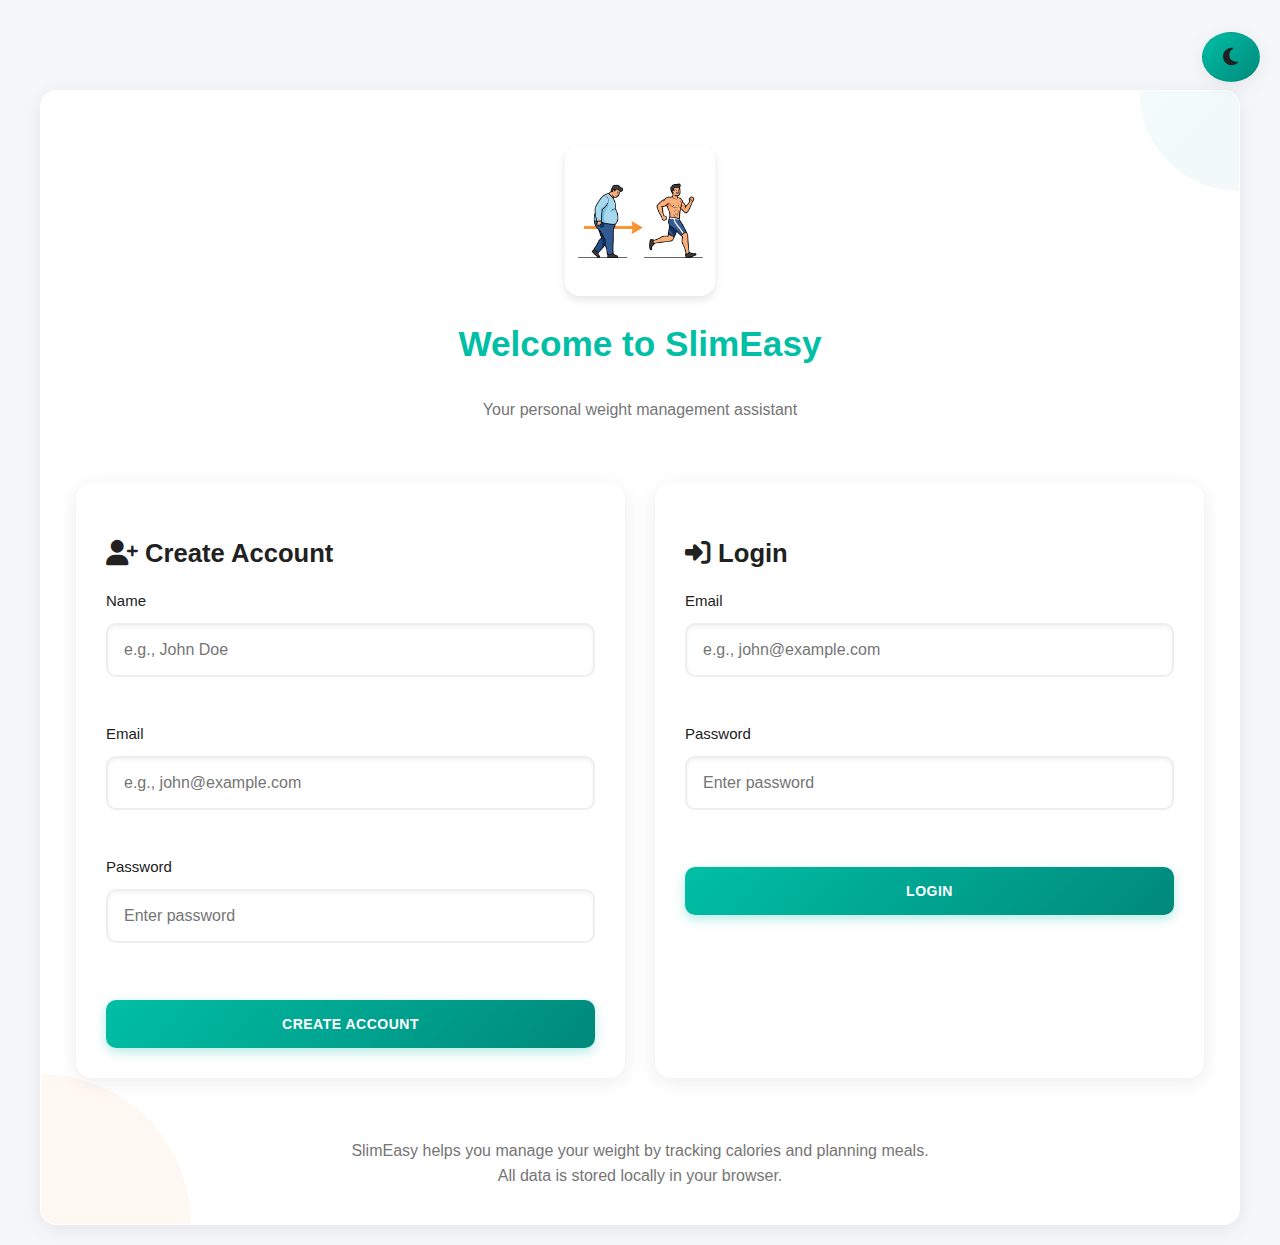
<file: index.html>
<!DOCTYPE html>
<html lang="en">
<head>
    <meta charset="UTF-8">
    <meta name="viewport" content="width=device-width, initial-scale=1.0">
    <meta name="description" content="SlimEasy - A modern weight management application to track nutrition and exercise">
    <meta name="theme-color" content="#4CAF50">
    <title>SlimEasy - Profile</title>
    <link rel="stylesheet" href="styles.css">
    <link rel="manifest" href="manifest.json">
    <link rel="stylesheet" href="https://cdnjs.cloudflare.com/ajax/libs/font-awesome/6.4.0/css/all.min.css" crossorigin="anonymous" referrerpolicy="no-referrer" />
    <!-- Preload critical assets -->
    <link rel="preload" href="theme.js" as="script">
    <link rel="preload" href="utils.js" as="script">
    <link rel="preload" href="script.js" as="script">
    <link rel="preload" href="slimeasylogo.jpg" as="image">
</head>
<body>
    <!-- Main Navigation -->
    <nav class="main-nav">
        <div class="main-nav-container">
            <a href="index.html" class="main-nav-logo">
                <img src="slimeasylogo.jpg" alt="SlimEasy">
                <span>SlimEasy</span>
            </a>
            <button class="menu-toggle" id="menuToggle">
                <i class="fas fa-bars"></i>
            </button>
            <div class="main-nav-links" id="mainNavLinks">
                <a href="index.html" class="nav-link active">
                    <i class="fas fa-user"></i> Profile
                </a>
                <a href="dashboard.html" class="nav-link">
                    <i class="fas fa-chart-line"></i> Dashboard
                </a>
                <a href="tracker.html" class="nav-link">
                    <i class="fas fa-utensils"></i> Food Tracker
                </a>
                <a href="exercise.html" class="nav-link">
                    <i class="fas fa-running"></i> Exercise
                </a>
            </div>
        </div>
    </nav>

    <div class="container">
        <h1>Your Profile</h1>
        <p id="welcomeMessage"></p>
        
        <section id="profile">
            <h2><i class="fas fa-user-circle"></i> Your Profile Details</h2>
            <form id="profileForm">
                <div class="form-group">
                    <label for="age"><i class="fas fa-birthday-cake"></i> Age</label>
                    <input type="number" id="age" required>
                </div>
                
                <div class="form-group">
                    <label for="weight"><i class="fas fa-weight"></i> Weight</label>
                    <div class="unit-group">
                        <input type="number" id="weight" required step="0.1">
                        <select id="weightUnit" required>
                            <option value="kg">kg</option>
                            <option value="lb">lb</option>
                        </select>
                    </div>
                </div>
                
                <div class="form-group">
                    <label for="height"><i class="fas fa-ruler-vertical"></i> Height</label>
                    <div class="unit-group">
                        <input type="number" id="height" required step="0.1">
                        <select id="heightUnit" required>
                            <option value="cm">cm</option>
                            <option value="in">in</option>
                        </select>
                    </div>
                </div>
                
                <div class="form-group">
                    <label for="gender"><i class="fas fa-venus-mars"></i> Gender</label>
                    <select id="gender" required>
                        <option value="male">Male</option>
                        <option value="female">Female</option>
                    </select>
                </div>
                
                <div class="form-group">
                    <label for="activity"><i class="fas fa-running"></i> Activity Level</label>
                    <select id="activity" required>
                        <option value="1.2">Sedentary (little to no exercise)</option>
                        <option value="1.375">Lightly Active (light exercise 1-3 days/week)</option>
                        <option value="1.55">Moderately Active (moderate exercise 3-5 days/week)</option>
                        <option value="1.725">Very Active (hard exercise 6-7 days/week)</option>
                        <option value="1.9">Super Active (physical job & hard exercise daily)</option>
                    </select>
                </div>
                
                <div class="form-group">
                    <label for="goalWeight"><i class="fas fa-bullseye"></i> Goal Weight</label>
                    <div class="unit-group">
                        <input type="number" id="goalWeight" required step="0.1">
                        <select id="goalWeightUnit" required>
                            <option value="kg">kg</option>
                            <option value="lb">lb</option>
                        </select>
                    </div>
                </div>
                
                <div class="form-group">
                    <label for="timeToGoal"><i class="fas fa-calendar-alt"></i> Time to Goal</label>
                    <div class="time-to-goal-group">
                        <input type="number" id="timeToGoal" required>
                        <select id="timeUnit" required>
                            <option value="weeks">Weeks</option>
                            <option value="months">Months</option>
                        </select>
                    </div>
                </div>
                
                <button type="submit"><i class="fas fa-save"></i> Save Profile</button>
            </form>
        </section>

        <!-- Results Section -->
        <section id="results" class="results-section">
            <h2><i class="fas fa-chart-bar"></i> Your Results</h2>
            <div class="results-grid">
                <div class="result-item">
                    <i class="fas fa-fire"></i>
                    <p>BMR: <span id="bmrResult">N/A</span> kcal/day</p>
                    <div class="info">?
                        <span class="tooltip">Basal Metabolic Rate (BMR) is the energy your body needs at rest for basic functions like breathing and circulation.</span>
                    </div>
                </div>
                
                <div class="result-item">
                    <i class="fas fa-bolt"></i>
                    <p>TDEE: <span id="tdeeResult">N/A</span> kcal/day</p>
                    <div class="info">?
                        <span class="tooltip">Total Daily Energy Expenditure (TDEE) is your total daily calorie burn including activity.</span>
                    </div>
                </div>
                
                <div class="result-item">
                    <i class="fas fa-minus-circle"></i>
                    <p>Required Daily Deficit: <span id="dailyDeficitResult">N/A</span> kcal/day</p>
                </div>
                
                <div class="result-item">
                    <i class="fas fa-bullseye"></i>
                    <p>Daily Caloric Goal: <span id="dailyGoalResult">N/A</span> kcal/day</p>
                </div>
            </div>
            
            <p class="note"><i class="fas fa-info-circle"></i> A deficit over 500 kcal (2092 kJ) is not recommended for long-term weight loss.</p>
            
            <button class="btn-proceed" id="proceedToPlanner">
                <i class="fas fa-arrow-right"></i> Go to Meal Planner
            </button>
        </section>
    </div>
    
    <!-- Import theme and utility scripts -->
    <script src="theme.js"></script>
    <script src="utils.js"></script>
    <script src="script.js"></script>
    
    <script>
        document.addEventListener('DOMContentLoaded', function() {
            // Initialize page (theme, menu, login check)
            if (initializePage()) {
                // Load profile data if available
                loadSavedProfile();
                
                // Initialize form handlers
                initializeProfileForm();
                
                // Register service worker
                registerServiceWorker();
            }
        });
        
        /**
         * Load saved profile data to pre-fill form
         */
        function loadSavedProfile() {
            const currentUser = getFromStorage('currentUser');
            if (!currentUser) return;
            
            const profileKey = `profile_${currentUser.email}`;
            const savedProfile = getFromStorage(profileKey);
            
            if (savedProfile) {
                // Pre-fill form with saved data
                document.getElementById('age').value = savedProfile.age || '';
                document.getElementById('weight').value = savedProfile.weight || '';
                document.getElementById('weightUnit').value = savedProfile.weightUnit || 'kg';
                document.getElementById('height').value = savedProfile.height || '';
                document.getElementById('heightUnit').value = savedProfile.heightUnit || 'cm';
                document.getElementById('gender').value = savedProfile.gender || 'male';
                document.getElementById('activity').value = savedProfile.activity || '1.2';
                document.getElementById('goalWeight').value = savedProfile.goalWeight || '';
                document.getElementById('goalWeightUnit').value = savedProfile.goalWeightUnit || 'kg';
                document.getElementById('timeToGoal').value = savedProfile.timeToGoal || '';
                document.getElementById('timeUnit').value = savedProfile.timeUnit || 'weeks';
            }
        }
        // Check if user is logged in, redirect if not
        document.addEventListener('DOMContentLoaded', function() {
            const currentUser = JSON.parse(localStorage.getItem('currentUser'));
            if (!currentUser) {
                window.location.href = 'login.html';
            } else {
                document.getElementById('welcomeMessage').textContent = `Welcome, ${currentUser.name}`;
                
                // Load existing profile data if available
                loadSavedProfile(currentUser);
                
                // Initialize form handlers
                initializeProfileForm();
                
                // Initialize theme (loaded from theme.js)
                initializeTheme();
                
                // Register service worker for PWA functionality
                registerServiceWorker();
            }
        });
        
        /**
         * Load saved profile data to pre-fill form
         * @param {Object} currentUser - Current user object
         */
        function loadSavedProfile(currentUser) {
            const profileKey = `profile_${currentUser.email}`;
            const savedProfile = JSON.parse(localStorage.getItem(profileKey));
            
            if (savedProfile) {
                // Pre-fill form with saved data
                document.getElementById('age').value = savedProfile.age;
                document.getElementById('weight').value = savedProfile.weight;
                document.getElementById('weightUnit').value = savedProfile.weightUnit;
                document.getElementById('height').value = savedProfile.height;
                document.getElementById('heightUnit').value = savedProfile.heightUnit;
                document.getElementById('gender').value = savedProfile.gender;
                document.getElementById('activity').value = savedProfile.activity;
                document.getElementById('goalWeight').value = savedProfile.goalWeight;
                document.getElementById('goalWeightUnit').value = savedProfile.goalWeightUnit;
                document.getElementById('timeToGoal').value = savedProfile.timeToGoal;
                document.getElementById('timeUnit').value = savedProfile.timeUnit;
            }
        }
        
        /**
         * Initialize profile form submission and navigation
         */
        function initializeProfileForm() {
            // Form submission handler
            document.getElementById('profileForm').addEventListener('submit', function(e) {
                e.preventDefault();
                
                // Get all form values
                const formData = {
                    age: parseInt(document.getElementById('age').value),
                    weight: parseFloat(document.getElementById('weight').value),
                    weightUnit: document.getElementById('weightUnit').value,
                    height: parseFloat(document.getElementById('height').value),
                    heightUnit: document.getElementById('heightUnit').value,
                    gender: document.getElementById('gender').value,
                    activity: parseFloat(document.getElementById('activity').value),
                    goalWeight: parseFloat(document.getElementById('goalWeight').value),
                    goalWeightUnit: document.getElementById('goalWeightUnit').value,
                    timeToGoal: parseFloat(document.getElementById('timeToGoal').value),
                    timeUnit: document.getElementById('timeUnit').value
                };
                
                // Validate inputs
                if (!validateProfileInputs(formData)) {
                    return;
                }
                
                // Process data and calculate metrics
                const metrics = calculateMetrics(formData);
                
                // Save complete profile with input data and metrics
                saveProfileData(formData, metrics);
                
                // Update the results display
                updateResultsDisplay(metrics);
            });
            
            // Proceed to planner button handler
            document.getElementById('proceedToPlanner').addEventListener('click', function() {
                const currentUser = JSON.parse(localStorage.getItem('currentUser'));
                const profile = JSON.parse(localStorage.getItem(`profile_${currentUser.email}`));
                
                if (profile) {
                    const { bmr, tdee, weight, weightUnit, height, heightUnit, goalWeight, 
                            goalWeightUnit, dailyDeficit, dailyGoal, timeToGoal, timeUnit } = profile;
                    
                    const params = new URLSearchParams({
                        bmr, tdee, weight, weightUnit, height, heightUnit, 
                        goal: goalWeight, goalWeightUnit, dailyDeficit,
                        goalCalories: dailyGoal, timeToGoal, timeUnit
                    });
                    
                    window.location.href = `tracker.html?${params.toString()}`;
                } else {
                    alert('No profile data found. Please save your profile first.');
                }
            });
        }
        
        /**
         * Validate all profile inputs
         * @param {Object} data - Form data
         * @returns {boolean} Valid or not
         */
        function validateProfileInputs(data) {
            // Check for missing or invalid numbers
            if (isNaN(data.age) || isNaN(data.weight) || isNaN(data.height) ||
                isNaN(data.activity) || isNaN(data.goalWeight) || isNaN(data.timeToGoal)) {
                alert('Please fill in all fields with valid numbers.');
                return false;
            }
            
            // Convert to common units for comparison
            const weightKg = data.weightUnit === 'lb' ? data.weight / 2.20462 : data.weight;
            const goalWeightKg = data.goalWeightUnit === 'lb' ? data.goalWeight / 2.20462 : data.goalWeight;
            
            // Ensure goal makes sense
            if (weightKg <= goalWeightKg || data.timeToGoal <= 0) {
                alert('Please ensure your goal weight is less than your current weight and time to goal is positive.');
                return false;
            }
            
            return true;
        }
        
        /**
         * Calculate BMR, TDEE, and deficit based on profile data
         * @param {Object} data - Form data
         * @returns {Object} Calculated metrics
         */
        function calculateMetrics(data) {
            // Convert imperial to metric for calculations
            const weightKg = data.weightUnit === 'lb' ? data.weight / 2.20462 : data.weight;
            const heightCm = data.heightUnit === 'in' ? data.height * 2.54 : data.height;
            const goalWeightKg = data.goalWeightUnit === 'lb' ? data.goalWeight / 2.20462 : data.goalWeight;
            
            // Calculate BMR using Mifflin-St Jeor equation
            const bmr = data.gender === 'male'
                ? 10 * weightKg + 6.25 * heightCm - 5 * data.age + 5
                : 10 * weightKg + 6.25 * heightCm - 5 * data.age - 161;
            
            // Calculate TDEE with activity multiplier
            const tdee = bmr * data.activity;
            
            // Calculate required daily deficit
            const weightDifference = weightKg - goalWeightKg;
            const totalDeficitNeeded = weightDifference * 7700; // 7700 kcal per kg
            const timeToGoalDays = data.timeUnit === 'weeks' ? data.timeToGoal * 7 : data.timeToGoal * 30;
            const dailyDeficit = totalDeficitNeeded / timeToGoalDays;
            const dailyGoal = tdee - dailyDeficit;
            
            return {
                bmr,
                tdee,
                weightKg,
                heightCm,
                goalWeightKg,
                dailyDeficit,
                dailyGoal
            };
        }
        
        /**
         * Save profile data to localStorage
         * @param {Object} formData - Input form data
         * @param {Object} metrics - Calculated metrics
         */
        function saveProfileData(formData, metrics) {
            try {
                const currentUser = JSON.parse(localStorage.getItem('currentUser'));
                const profileKey = `profile_${currentUser.email}`;
                
                // Combine form data with calculated metrics
                const profile = {
                    ...formData,
                    weightKg: metrics.weightKg,
                    heightCm: metrics.heightCm,
                    goalWeightKg: metrics.goalWeightKg,
                    bmr: metrics.bmr,
                    tdee: metrics.tdee,
                    dailyDeficit: metrics.dailyDeficit,
                    dailyGoal: metrics.dailyGoal
                };
                
                localStorage.setItem(profileKey, JSON.stringify(profile));
            } catch (error) {
                console.error('Error saving profile:', error);
            }
        }
        
        /**
         * Update results display with calculated metrics
         * @param {Object} metrics - Calculated metrics
         */
        function updateResultsDisplay(metrics) {
            // Update results section with calculated values
            document.getElementById('bmrResult').textContent = Math.round(metrics.bmr);
            document.getElementById('tdeeResult').textContent = Math.round(metrics.tdee);
            document.getElementById('dailyDeficitResult').textContent = Math.round(metrics.dailyDeficit);
            document.getElementById('dailyGoalResult').textContent = Math.round(metrics.dailyGoal);
            
            // Show results section with animation
            const resultsSection = document.getElementById('results');
            resultsSection.classList.add('visible');
            
            // Scroll to results
            resultsSection.scrollIntoView({ behavior: 'smooth' });
        }
        
        /**
         * Register service worker for PWA functionality
         */
        function registerServiceWorker() {
            if ('serviceWorker' in navigator) {
                window.addEventListener('load', () => {
                    navigator.serviceWorker.register('sw.js')
                        .then(reg => console.log('Service Worker registered'))
                        .catch(err => console.log('Service Worker failed:', err));
                });
            }
        }
    </script>
    
    <style>
        .results-grid {
            display: grid;
            grid-template-columns: repeat(auto-fit, minmax(250px, 1fr));
            gap: 20px;
            margin-bottom: 20px;
        }
        
        .result-item {
            padding: 15px;
            background-color: white;
            border-radius: 10px;
            box-shadow: 0 2px 8px rgba(0,0,0,0.05);
            display: flex;
            align-items: center;
            gap: 10px;
        }
        
        .result-item i {
            font-size: 24px;
            color: var(--primary-color);
        }
        
        .form-group {
            margin-bottom: 20px;
        }
        
        .form-group label {
            display: flex;
            align-items: center;
            gap: 8px;
            margin-bottom: 8px;
        }
        
        .form-group label i {
            color: var(--primary-color);
            width: 20px;
            text-align: center;
        }
    </style>
</body>
</html>
</file>
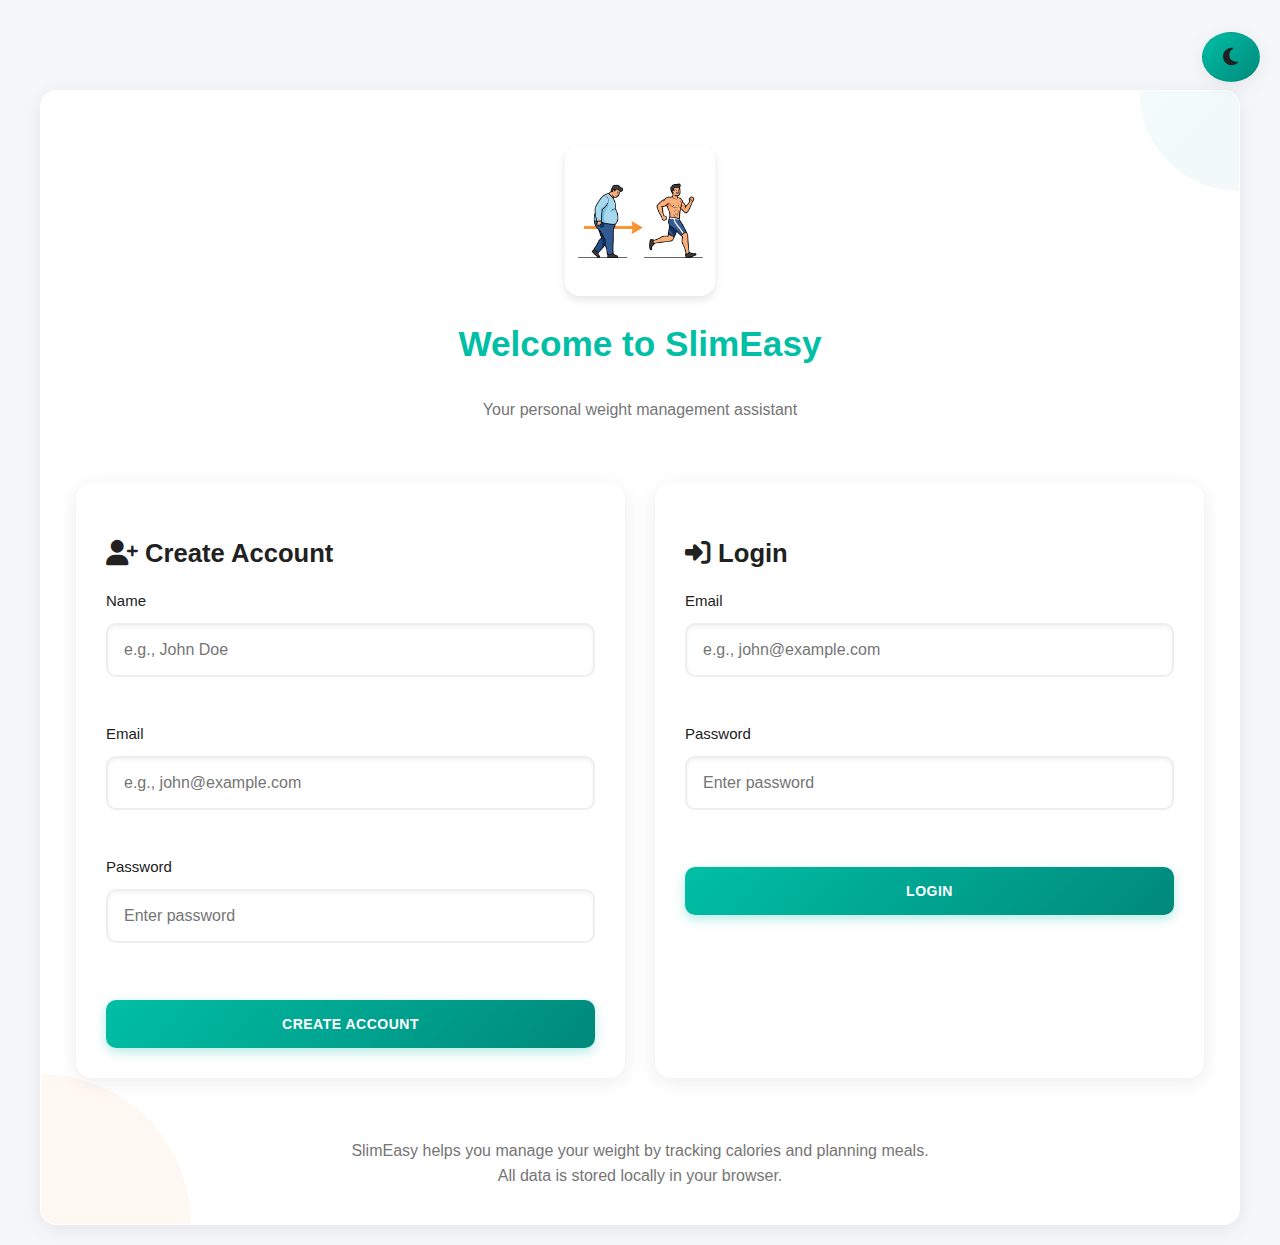
<file: exercise.html>
<!DOCTYPE html>
<html lang="en">
<head>
    <meta charset="UTF-8">
    <meta name="viewport" content="width=device-width, initial-scale=1.0">
    <meta name="description" content="SlimEasy - Track your exercise and physical activity for better weight management">
    <meta name="theme-color" content="#4CAF50">
    <title>SlimEasy - Add Exercise</title>
    <link rel="stylesheet" href="styles.css">
    <link rel="manifest" href="manifest.json">
    <link rel="stylesheet" href="https://cdnjs.cloudflare.com/ajax/libs/font-awesome/6.4.0/css/all.min.css" crossorigin="anonymous" referrerpolicy="no-referrer" />
    <!-- Preload critical assets -->
    <link rel="preload" href="theme.js" as="script">
    <link rel="preload" href="utils.js" as="script">
    <link rel="preload" href="exercise.js" as="script">
    <link rel="preload" href="slimeasylogo.jpg" as="image">
</head>
<body>
    <!-- Main Navigation -->
    <nav class="main-nav">
        <div class="main-nav-container">
            <a href="index.html" class="main-nav-logo">
                <img src="slimeasylogo.jpg" alt="SlimEasy">
                <span>SlimEasy</span>
            </a>
            <button class="menu-toggle" id="menuToggle">
                <i class="fas fa-bars"></i>
            </button>
            <div class="main-nav-links" id="mainNavLinks">
                <a href="index.html" class="nav-link">
                    <i class="fas fa-user"></i> Profile
                </a>
                <a href="dashboard.html" class="nav-link">
                    <i class="fas fa-chart-line"></i> Dashboard
                </a>
                <a href="tracker.html" class="nav-link">
                    <i class="fas fa-utensils"></i> Food Tracker
                </a>
                <a href="exercise.html" class="nav-link active">
                    <i class="fas fa-running"></i> Exercise
                </a>
            </div>
        </div>
    </nav>

    <div class="container">
        <h1>Add Exercise</h1>
        
        <section id="exercise" class="card-section">
            <h2><i class="fas fa-running"></i> Track Your Exercise</h2>
            
            <form id="exerciseForm" class="card-form">
                <div class="form-row">
                    <div class="form-group">
                        <label for="exerciseDay"><i class="fas fa-calendar-day"></i> Day</label>
                        <select id="exerciseDay">
                            <option value="0">Monday</option>
                            <option value="1">Tuesday</option>
                            <option value="2">Wednesday</option>
                            <option value="3">Thursday</option>
                            <option value="4">Friday</option>
                            <option value="5">Saturday</option>
                            <option value="6">Sunday</option>
                        </select>
                    </div>
                    
                    <div class="form-group">
                        <label for="exerciseType"><i class="fas fa-dumbbell"></i> Exercise Type</label>
                        <select id="exerciseType">
                            <optgroup label="Running">
                                <option value="running_5mph">Running (5 mph - Low Intensity)</option>
                                <option value="running_6mph">Running (6 mph - Moderate Intensity)</option>
                                <option value="running_7mph">Running (7 mph - High Intensity)</option>
                            </optgroup>
                            <optgroup label="Walking">
                                <option value="walking_3mph">Walking (3 mph - Low Intensity)</option>
                                <option value="walking_4mph">Walking (4 mph - Moderate Intensity)</option>
                                <option value="walking_5mph">Walking (5 mph - High Intensity)</option>
                            </optgroup>
                            <optgroup label="Cycling">
                                <option value="cycling_10mph">Cycling (10 mph - Low Intensity)</option>
                                <option value="cycling_12mph">Cycling (12 mph - Moderate Intensity)</option>
                                <option value="cycling_14mph">Cycling (14 mph - High Intensity)</option>
                            </optgroup>
                        </select>
                    </div>
                </div>
                
                <div class="form-group">
                    <label for="duration"><i class="fas fa-clock"></i> Duration (minutes)</label>
                    <input type="number" id="duration" min="1" required placeholder="e.g., 30">
                </div>
                
                <div class="button-group">
                    <button type="submit" class="primary-button">
                        <i class="fas fa-plus-circle"></i> Add Exercise
                    </button>
                    <button type="button" onclick="window.location.href='tracker.html'" class="secondary-button">
                        <i class="fas fa-arrow-left"></i> Back to Planner
                    </button>
                </div>
            </form>
            
            <div id="exerciseSummary" class="exercise-summary">
                <!-- Will be filled by JavaScript -->
            </div>
            
            <div class="info-card">
                <h3><i class="fas fa-info-circle"></i> Exercise Intensity Guide</h3>
                <div class="info-grid">
                    <div class="info-item">
                        <h4>Low Intensity</h4>
                        <p>You can maintain a conversation easily. Suitable for beginners or recovery days.</p>
                    </div>
                    <div class="info-item">
                        <h4>Moderate Intensity</h4>
                        <p>You can speak in short sentences. Good for improving cardiovascular health.</p>
                    </div>
                    <div class="info-item">
                        <h4>High Intensity</h4>
                        <p>Speaking is difficult. Best for short bursts to maximize calorie burn.</p>
                    </div>
                </div>
            </div>
        </section>
    </div>
    
    <script src="theme.js"></script>
    <script src="utils.js"></script>
    <script src="exercise.js"></script>
    <script>
        // Initialize when document is loaded
        document.addEventListener('DOMContentLoaded', function() {
            // Initialize page (theme, menu, login check)
            if (initializePage()) {
                // Set up exercise form and summary
                setupExerciseTracking();
                
                // Register service worker
                registerServiceWorker();
            }
        });
        
        /**
         * Check if user is logged in, redirect if not
         */
        function checkUserLogin() {
            const currentUser = getFromStorage('currentUser');
            if (!currentUser) {
                window.location.href = 'login.html';
            }
        }
        
        /**
         * Set up exercise tracking form and animations
         */
        function setupExerciseTracking() {
            // Show animation when exercise is added
            const exerciseForm = document.getElementById('exerciseForm');
            if (exerciseForm) {
                exerciseForm.addEventListener('submit', function() {
                    setTimeout(() => {
                        const summary = document.getElementById('exerciseSummary');
                        if (summary && summary.textContent) {
                            summary.classList.add('visible');
                        }
                    }, 100);
                });
            }
            
            // Set current day by default
            const today = new Date().getDay(); // 0 is Sunday
            const dayIndex = today === 0 ? 6 : today - 1; // Convert to our 0-based index (Monday = 0)
            
            const daySelect = document.getElementById('exerciseDay');
            if (daySelect) {
                daySelect.value = dayIndex;
            }
        }
        
        // Check user login
        checkUserLogin();
        
        /**
         * Check if user is logged in, redirect if not
         */
        function checkUserLogin() {
            try {
                const currentUser = JSON.parse(localStorage.getItem('currentUser'));
                if (!currentUser || !currentUser.email) {
                    console.log('User not logged in, redirecting to login page');
                    window.location.href = 'login.html';
                    return false;
                }
                return true;
            } catch (e) {
                console.error('Error checking user login:', e);
                window.location.href = 'login.html';
                return false;
            }
        }
        
        // Check login status
        checkUserLogin();
        
        // Display a summary of added exercises
        document.getElementById('exerciseForm').addEventListener('submit', function() {
            setTimeout(() => {
                const summary = document.getElementById('exerciseSummary');
                if (summary && summary.textContent) {
                    summary.classList.add('visible');
                }
            }, 100);
        });

        if ('serviceWorker' in navigator) {
            window.addEventListener('load', () => {
                navigator.serviceWorker.register('sw.js')
                    .then(reg => console.log('Service Worker registered'))
                    .catch(err => console.log('Service Worker failed:', err));
            });
        }
    </script>
    
    <style>
        .card-section {
            background-color: white;
            border-radius: var(--border-radius);
            box-shadow: var(--card-shadow);
            padding: 30px;
        }
        
        .card-form {
            margin-bottom: 25px;
        }
        
        .form-row {
            display: flex;
            flex-wrap: wrap;
            gap: 20px;
            margin-bottom: 20px;
        }
        
        .form-row .form-group {
            flex: 1;
            min-width: 250px;
        }
        
        .button-group {
            display: flex;
            gap: 15px;
            margin-top: 25px;
        }
        
        .primary-button {
            background-color: var(--primary-color);
            color: white;
            border: none;
            padding: 12px 20px;
            border-radius: var(--input-border-radius);
            cursor: pointer;
            font-size: 16px;
            font-weight: 500;
            flex: 1;
            transition: background-color var(--transition-speed), transform var(--transition-speed);
        }
        
        .primary-button:hover {
            background-color: var(--primary-dark);
            transform: translateY(-2px);
        }
        
        .secondary-button {
            background-color: var(--background-main);
            color: var(--text-primary);
            border: 1px solid var(--divider-color);
            padding: 12px 20px;
            border-radius: var(--input-border-radius);
            cursor: pointer;
            font-size: 16px;
            font-weight: 500;
            flex: 1;
            transition: background-color var(--transition-speed), transform var(--transition-speed);
        }
        
        .secondary-button:hover {
            background-color: #f5f5f5;
            transform: translateY(-2px);
        }
        
        .exercise-summary {
            background-color: var(--primary-light);
            border-radius: var(--input-border-radius);
            padding: 15px;
            margin: 20px 0;
            font-weight: 500;
            opacity: 0;
            transition: opacity 0.3s ease;
            display: flex;
            align-items: center;
            gap: 10px;
        }
        
        .exercise-summary.visible {
            opacity: 1;
        }
        
        .exercise-summary:before {
            content: "\f058";
            font-family: "Font Awesome 6 Free";
            font-weight: 900;
            color: var(--primary-color);
            font-size: 20px;
        }
        
        .info-card {
            background-color: #f5f5f5;
            border-radius: var(--border-radius);
            padding: 20px;
            margin-top: 30px;
        }
        
        .info-card h3 {
            margin-top: 0;
            color: var(--text-primary);
            font-size: 18px;
            display: flex;
            align-items: center;
            gap: 8px;
        }
        
        .info-grid {
            display: grid;
            grid-template-columns: repeat(auto-fit, minmax(250px, 1fr));
            gap: 20px;
            margin-top: 15px;
        }
        
        .info-item {
            background-color: white;
            border-radius: var(--input-border-radius);
            padding: 15px;
            box-shadow: 0 1px 3px rgba(0,0,0,0.1);
        }
        
        .info-item h4 {
            margin-top: 0;
            color: var(--primary-color);
            font-size: 16px;
        }
        
        .info-item p {
            margin-bottom: 0;
            font-size: 14px;
            color: var(--text-secondary);
        }
        
        @media (max-width: 768px) {
            .button-group {
                flex-direction: column;
            }
            
            .info-grid {
                grid-template-columns: 1fr;
            }
        }
    </style>
</body>
</html>
</file>
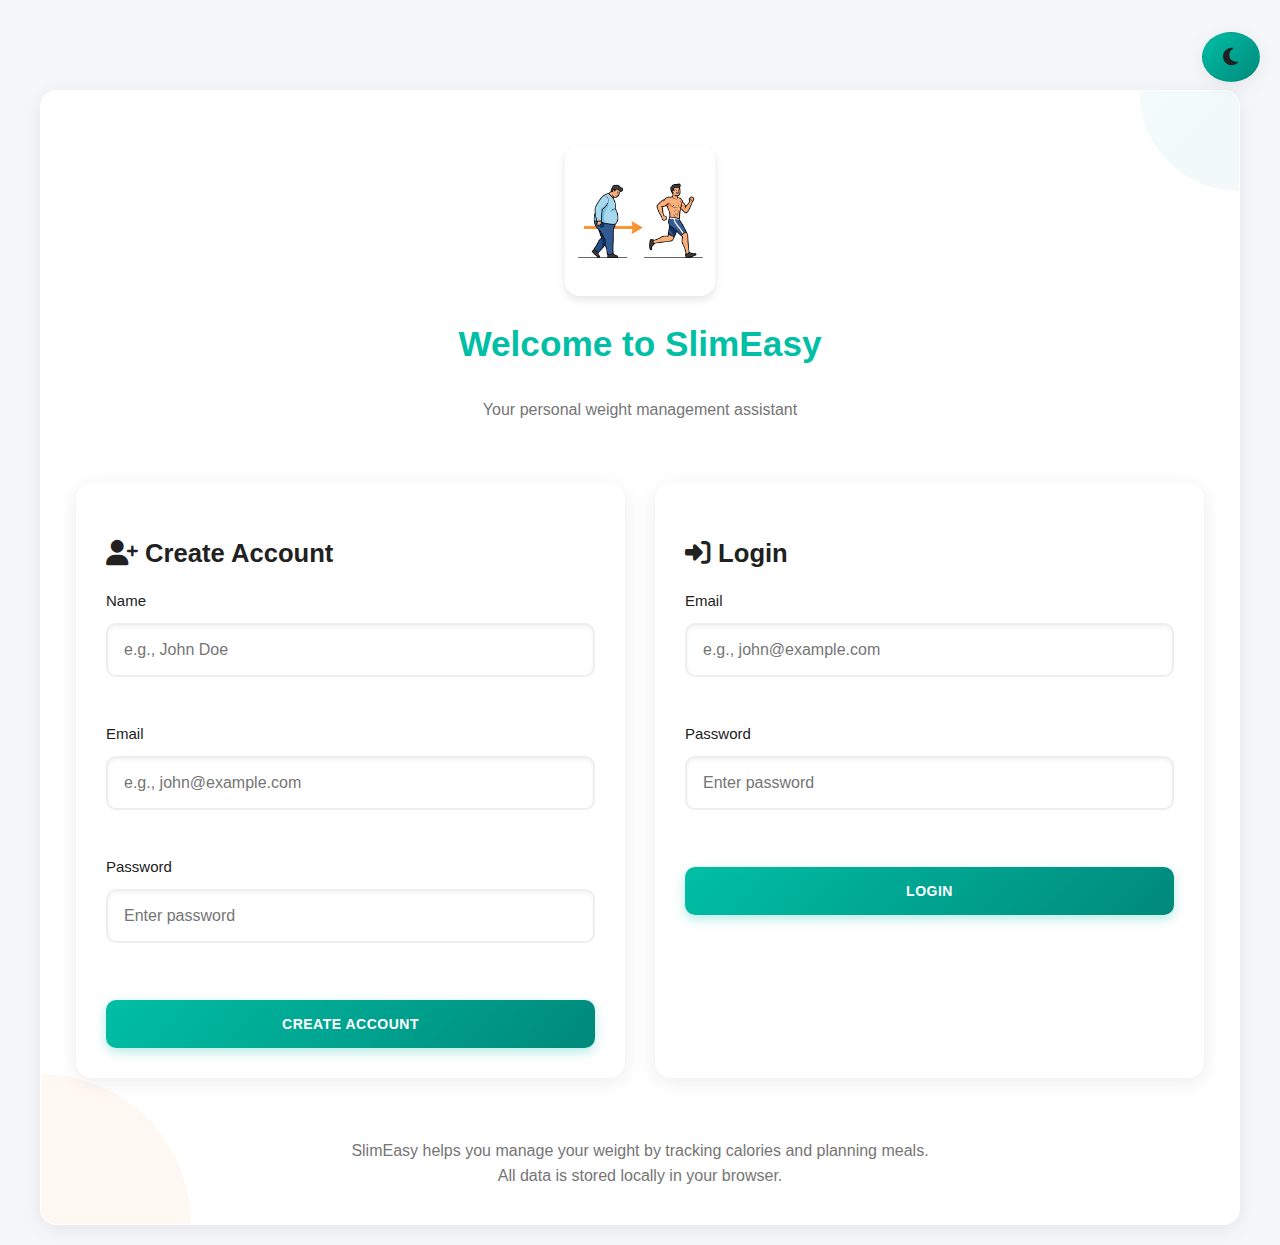
<file: login.html>
<!DOCTYPE html>
<html lang="en">
<head>
    <meta charset="UTF-8">
    <meta name="viewport" content="width=device-width, initial-scale=1.0">
    <meta name="description" content="SlimEasy - Login or create an account to start tracking your nutrition and fitness goals">
    <meta name="theme-color" content="#4CAF50">
    <title>SlimEasy - Login or Create Account</title>
    <link rel="stylesheet" href="styles.css">
    <link rel="manifest" href="manifest.json">
    <link rel="stylesheet" href="https://cdnjs.cloudflare.com/ajax/libs/font-awesome/6.4.0/css/all.min.css" crossorigin="anonymous" referrerpolicy="no-referrer" />
    <!-- Preload critical assets -->
    <link rel="preload" href="theme.js" as="script">
    <link rel="preload" href="utils.js" as="script">
    <link rel="preload" href="slimeasylogo.jpg" as="image">
</head>
<body>
    <div class="container">
        <img src="slimeasylogo.jpg" alt="SlimEasy Logo" class="logo" style="margin-top: 20px;">
        <h1>Welcome to SlimEasy</h1>
        <p style="text-align: center; margin-bottom: 30px; color: var(--text-secondary);">Your personal weight management assistant</p>
        
        <div style="display: flex; flex-wrap: wrap; gap: 30px; justify-content: center;">
            <!-- Create Account -->
            <section id="createAccount" style="flex: 1; min-width: 300px;">
                <h2><i class="fas fa-user-plus"></i> Create Account</h2>
                <form id="createForm">
                    <div class="form-group">
                        <label for="createName">Name</label>
                        <input type="text" id="createName" required placeholder="e.g., John Doe">
                    </div>
                    <div class="form-group">
                        <label for="createEmail">Email</label>
                        <input type="email" id="createEmail" required placeholder="e.g., john@example.com">
                    </div>
                    <div class="form-group">
                        <label for="createPassword">Password</label>
                        <input type="password" id="createPassword" required placeholder="Enter password">
                    </div>
                    <button type="submit">Create Account</button>
                </form>
            </section>

            <!-- Login -->
            <section id="login" style="flex: 1; min-width: 300px;">
                <h2><i class="fas fa-sign-in-alt"></i> Login</h2>
                <form id="loginForm">
                    <div class="form-group">
                        <label for="loginEmail">Email</label>
                        <input type="email" id="loginEmail" required placeholder="e.g., john@example.com">
                    </div>
                    <div class="form-group">
                        <label for="loginPassword">Password</label>
                        <input type="password" id="loginPassword" required placeholder="Enter password">
                    </div>
                    <button type="submit">Login</button>
                </form>
                <div id="loginError" style="display: none;">
                    <i class="fas fa-exclamation-circle"></i> Invalid email or password.
                </div>
            </section>
        </div>
        
        <div style="text-align: center; margin-top: 30px; color: var(--text-secondary);">
            <p>SlimEasy helps you manage your weight by tracking calories and planning meals.</p>
            <p>All data is stored locally in your browser.</p>
        </div>
    </div>
    <script src="theme.js"></script>
    <script src="utils.js"></script>
    <script>
        document.addEventListener('DOMContentLoaded', function() {
            // Just initialize theme on login page - no login check needed
            initializeTheme();
            
            // Handle form submissions
            setupFormHandlers();
            
            // Register service worker for PWA functionality
            registerServiceWorker();
        });
        
        /**
         * Set up form submission handlers
         */
        function setupFormHandlers() {
            // Handle account creation
            const createForm = document.getElementById('createForm');
            if (createForm) {
                createForm.addEventListener('submit', handleAccountCreation);
            }
            
            // Handle login form
            const loginForm = document.getElementById('loginForm');
            if (loginForm) {
                loginForm.addEventListener('submit', handleLogin);
            }
        }
        
        /**
         * Handle account creation form submission
         * @param {Event} e - Form submission event
         */
        function handleAccountCreation(e) {
            e.preventDefault();
            
            // Get form input values
            const name = document.getElementById('createName').value.trim();
            const email = document.getElementById('createEmail').value.trim().toLowerCase();
            const password = document.getElementById('createPassword').value;
            
            // Validate inputs
            if (!name || !email || !password) {
                showNotification('Please fill in all fields.', 'warning');
                return;
            }
            
            // Get existing accounts or create new array
            const accounts = getFromStorage('accounts', []);
            
            // Check if email already exists
            if (accounts.some(acc => acc.email === email)) {
                showNotification('This email is already registered.', 'error');
                return;
            }
            
            // Add new account
            accounts.push({ name, email, password });
            saveToStorage('accounts', accounts);
            
            // Set as current user
            saveToStorage('currentUser', { name, email });
            
            // Show success message and redirect
            showNotification('Account created successfully!', 'success');
            setTimeout(() => {
                window.location.href = 'index.html';
            }, 1000);
        }
        
        /**
         * Handle login form submission
         * @param {Event} e - Form submission event
         */
        function handleLogin(e) {
            e.preventDefault();
            
            // Get form input values
            const email = document.getElementById('loginEmail').value.trim().toLowerCase();
            const password = document.getElementById('loginPassword').value;
            
            // Validate inputs
            if (!email || !password) {
                showLoginError('Please enter both email and password.');
                return;
            }
            
            // Get accounts from storage
            const accounts = getFromStorage('accounts', []);
            
            // Find matching account
            const account = accounts.find(acc => acc.email === email && acc.password === password);
            
            if (account) {
                // Login successful
                saveToStorage('currentUser', { name: account.name, email });
                hideLoginError();
                
                // Show success notification
                showNotification('Login successful!', 'success');
                
                // Check if profile exists and redirect accordingly
                const profileKey = `profile_${email}`;
                const profile = getFromStorage(profileKey);
                
                setTimeout(() => {
                    window.location.href = profile ? 'dashboard.html' : 'index.html';
                }, 800);
            } else {
                // Login failed
                showLoginError('Invalid email or password.');
            }
        }
        
        /**
         * Show login error message
         * @param {string} message - Error message to display
         */
        function showLoginError(message) {
            const errorElement = document.getElementById('loginError');
            if (errorElement) {
                errorElement.innerHTML = `<i class="fas fa-exclamation-circle"></i> ${message}`;
                errorElement.style.display = 'block';
            }
        }
        
        /**
         * Hide login error message
         */
        function hideLoginError() {
            const errorElement = document.getElementById('loginError');
            if (errorElement) {
                errorElement.style.display = 'none';
            }
        }
    </script>
</body>
</html>
</file>
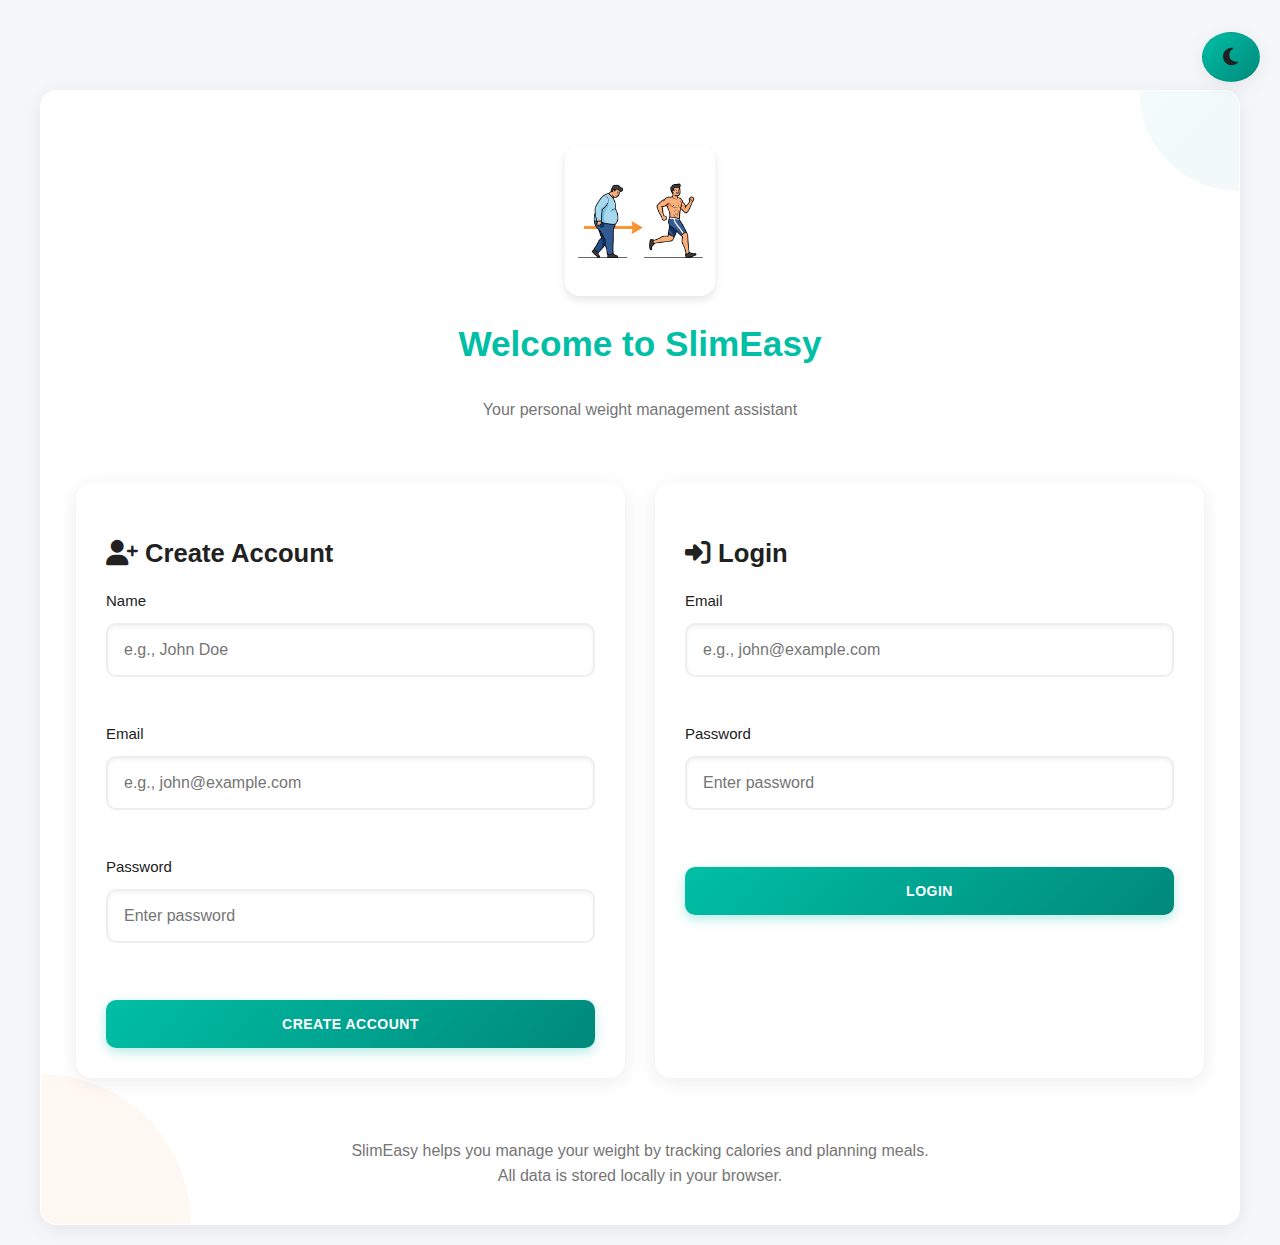
<file: tracker.html>
<!DOCTYPE html>
<html lang="en">
<head>
    <meta charset="UTF-8">
    <meta name="viewport" content="width=device-width, initial-scale=1.0">
    <meta name="description" content="SlimEasy - Track your food intake, nutrition, and plan your meals for effective weight management">
    <meta name="theme-color" content="#4CAF50">
    <title>SlimEasy - Food Tracker</title>
    <link rel="stylesheet" href="styles.css">
    <link rel="manifest" href="manifest.json">
    <link rel="stylesheet" href="https://cdnjs.cloudflare.com/ajax/libs/font-awesome/6.4.0/css/all.min.css" crossorigin="anonymous" referrerpolicy="no-referrer" />
    <!-- Preload critical assets -->
    <link rel="preload" href="theme.js" as="script">
    <link rel="preload" href="utils.js" as="script">
    <link rel="preload" href="tracker.js" as="script">
    <link rel="preload" href="slimeasylogo.jpg" as="image">
</head>
<body>
    <!-- Main Navigation -->
    <nav class="main-nav">
        <div class="main-nav-container">
            <a href="index.html" class="main-nav-logo">
                <img src="slimeasylogo.jpg" alt="SlimEasy">
                <span>SlimEasy</span>
            </a>
            <button class="menu-toggle" id="menuToggle">
                <i class="fas fa-bars"></i>
            </button>
            <div class="main-nav-links" id="mainNavLinks">
                <a href="index.html" class="nav-link">
                    <i class="fas fa-user"></i> Profile
                </a>
                <a href="dashboard.html" class="nav-link">
                    <i class="fas fa-chart-line"></i> Dashboard
                </a>
                <a href="tracker.html" class="nav-link active">
                    <i class="fas fa-utensils"></i> Food Tracker
                </a>
                <a href="exercise.html" class="nav-link">
                    <i class="fas fa-running"></i> Exercise
                </a>
            </div>
        </div>
    </nav>

    <div class="container">
        <h1>Food Tracker</h1>
        <p id="welcomeMessage"></p>
        
        <!-- Tracker Navigation Bar -->
        <div class="nav-bar">
            <button id="viewSummary" class="nav-button active">
                <i class="fas fa-chart-pie"></i> Summary
            </button>
            <button id="viewManual" class="nav-button">
                <i class="fas fa-utensils"></i> Add Food
            </button>
            <button id="viewMealBuilder" class="nav-button">
                <i class="fas fa-hamburger"></i> Meal Builder
            </button>
            <button id="viewPlanner" class="nav-button">
                <i class="fas fa-calendar-alt"></i> Weekly Plan
            </button>
        </div>

        <!-- Summary -->
        <section id="summary" class="tab-content active">
            <h2><i class="fas fa-chart-line"></i> Your Plan Summary</h2>
            <div class="summary-cards">
                <div class="summary-card">
                    <div class="summary-icon">
                        <i class="fas fa-fire"></i>
                    </div>
                    <div class="summary-content">
                        <h3>BMR</h3>
                        <p id="bmr">--</p>
                        <p id="bmrUnits" class="units">kcal/day</p>
                        <span class="info">?
                            <span class="tooltip">Basal Metabolic Rate (BMR) is the number of calories your body burns at rest to keep you alive—like breathing and keeping your heart beating. It's your baseline energy need!</span>
                        </span>
                    </div>
                </div>
                
                <div class="summary-card">
                    <div class="summary-icon">
                        <i class="fas fa-bolt"></i>
                    </div>
                    <div class="summary-content">
                        <h3>TDEE</h3>
                        <p id="tdee">--</p>
                        <p id="tdeeUnits" class="units">kcal/day</p>
                        <span class="info">?
                            <span class="tooltip">Total Daily Energy Expenditure (TDEE) is your BMR plus the calories you burn moving around and exercising. It's how much energy you use in a day!</span>
                        </span>
                    </div>
                </div>
                
                <div class="summary-card">
                    <div class="summary-icon">
                        <i class="fas fa-minus-circle"></i>
                    </div>
                    <div class="summary-content">
                        <h3>Daily Deficit</h3>
                        <p id="dailyDeficit">--</p>
                        <p id="deficitUnits" class="units">kcal/day</p>
                    </div>
                </div>
                
                <div class="summary-card">
                    <div class="summary-icon">
                        <i class="fas fa-bullseye"></i>
                    </div>
                    <div class="summary-content">
                        <h3>Daily Goal</h3>
                        <p id="dailyGoal">--</p>
                        <p id="goalUnits" class="units">kcal/day</p>
                    </div>
                </div>
            </div>
            
            <p class="note"><i class="fas fa-info-circle"></i> Note: A deficit over 500 kcal (2092 kJ) is not recommended for long-term weight loss.</p>
            
            <!-- Water Tracking -->
            <div class="card">
                <div class="card-header">
                    <i class="fas fa-tint"></i>
                    <h3 class="card-title">Water Intake Tracker</h3>
                </div>
                <div class="card-body">
                    <p>Track your daily water intake to stay hydrated (goal: 8 glasses per day)</p>
                    <div class="water-tracker">
                        <div id="waterGlasses"></div>
                        <div class="water-controls">
                            <button class="water-btn" id="addWater">
                                <i class="fas fa-plus"></i>
                            </button>
                            <button class="water-btn" id="removeWater">
                                <i class="fas fa-minus"></i>
                            </button>
                        </div>
                    </div>
                    <div class="progress-container water-progress-container">
                        <div class="progress-bar progress-bar-water" id="waterProgress" style="width: 0%"></div>
                    </div>
                    <p id="waterStatus">0/8 glasses</p>
                </div>
            </div>
            
            <div class="action-buttons">
                <button id="goToManual" class="action-button">
                    <i class="fas fa-plus-circle"></i> Add Food
                </button>
                <button id="goToExercise" class="action-button">
                    <i class="fas fa-running"></i> Add Exercise
                </button>
            </div>
            
            <!-- Daily Tip -->
            <div class="daily-tip">
                <h3><i class="fas fa-lightbulb"></i> Daily Tip</h3>
                <p id="dailyTip">Stay hydrated! Drinking water before meals can help you feel fuller and eat less.</p>
            </div>
        </section>

        <!-- Manual Food Input -->
        <section id="manual" class="tab-content">
            <h2><i class="fas fa-utensils"></i> Manual Food Entry</h2>
            <form id="manualForm" class="card-form">
                <div class="form-row">
                    <div class="form-group">
                        <label for="manualDay"><i class="fas fa-calendar-day"></i> Day</label>
                        <select id="manualDay">
                            <option value="0">Monday</option>
                            <option value="1">Tuesday</option>
                            <option value="2">Wednesday</option>
                            <option value="3">Thursday</option>
                            <option value="4">Friday</option>
                            <option value="5">Saturday</option>
                            <option value="6">Sunday</option>
                        </select>
                    </div>
                    
                    <div class="form-group">
                        <label for="manualMealType"><i class="fas fa-clock"></i> Meal Type</label>
                        <select id="manualMealType">
                            <option value="breakfast">Breakfast</option>
                            <option value="lunch">Lunch</option>
                            <option value="dinner">Dinner</option>
                            <option value="snack">Snack</option>
                        </select>
                    </div>
                </div>
                
                <div class="form-group">
                    <label for="manualFoodName"><i class="fas fa-apple-alt"></i> Food Name</label>
                    <input type="text" id="manualFoodName" required placeholder="e.g., Grilled Chicken Breast">
                </div>
                
                <div class="form-row">
                    <div class="form-group">
                        <label for="manualAmount"><i class="fas fa-fire"></i> Amount</label>
                        <input type="number" id="manualAmount" min="1" required placeholder="e.g., 100">
                    </div>
                    
                    <div class="form-group">
                        <label for="manualUnit">Unit</label>
                        <select id="manualUnit">
                            <option value="kcal">kcal</option>
                            <option value="kJ">kJ</option>
                        </select>
                    </div>
                </div>
                
                <button type="submit"><i class="fas fa-plus"></i> Add to Planner</button>
            </form>
        </section>

        <!-- Automatic Meal Builder -->
        <section id="automatic" class="tab-content">
            <h2><i class="fas fa-hamburger"></i> Meal Builder</h2>
            
            <div class="search-box">
                <i class="fas fa-search search-icon"></i>
                <input type="text" id="ingredientSearch" placeholder="Search ingredients...">
            </div>
            
            <form id="mealForm" class="card-form">
                <div class="form-row">
                    <div class="form-group">
                        <label for="ingredient"><i class="fas fa-carrot"></i> Ingredient</label>
                        <select id="ingredient"></select>
                    </div>
                </div>
                
                <div class="form-row">
                    <div class="form-group">
                        <label for="ingredientQty"><i class="fas fa-balance-scale"></i> Quantity</label>
                        <input type="number" id="ingredientQty" min="1" value="1">
                    </div>
                    
                    <div class="form-group">
                        <label for="ingredientUnit">Unit</label>
                        <select id="ingredientUnit">
                            <option value="g">Grams (g)</option>
                            <option value="cup">Cups</option>
                            <option value="oz">Ounces (oz)</option>
                            <option value="tbsp">Tablespoons (tbsp)</option>
                            <option value="tsp">Teaspoons (tsp)</option>
                            <option value="unit">Units (e.g., 1 egg)</option>
                        </select>
                    </div>
                </div>
                
                <div class="button-group">
                    <button type="button" id="addIngredient" class="action-button"><i class="fas fa-plus"></i> Add</button>
                    <button type="button" id="removeIngredient" class="action-button remove"><i class="fas fa-minus"></i> Remove Last</button>
                </div>
            </form>
            
            <div class="meal-preview">
                <h3><i class="fas fa-list"></i> Meal Ingredients</h3>
                <ul id="mealIngredients" class="ingredients-list"></ul>
                <div class="meal-total">
                    <p>Total: <span id="mealCalories">0</span> kcal (<span id="mealKj">0</span> kJ)</p>
                </div>
            </div>
            
            <form id="saveMealForm" class="card-form">
                <div class="form-row">
                    <div class="form-group">
                        <label for="mealName"><i class="fas fa-tag"></i> Meal Name</label>
                        <input type="text" id="mealName" required placeholder="e.g., Veggie Stir Fry">
                    </div>
                </div>
                
                <div class="form-row">
                    <div class="form-group">
                        <label for="mealDay"><i class="fas fa-calendar-day"></i> Day</label>
                        <select id="mealDay">
                            <option value="0">Monday</option>
                            <option value="1">Tuesday</option>
                            <option value="2">Wednesday</option>
                            <option value="3">Thursday</option>
                            <option value="4">Friday</option>
                            <option value="5">Saturday</option>
                            <option value="6">Sunday</option>
                        </select>
                    </div>
                    
                    <div class="form-group">
                        <label for="mealType"><i class="fas fa-clock"></i> Meal Type</label>
                        <select id="mealType">
                            <option value="breakfast">Breakfast</option>
                            <option value="lunch">Lunch</option>
                            <option value="dinner">Dinner</option>
                            <option value="snack">Snack</option>
                        </select>
                    </div>
                </div>
                
                <button type="submit"><i class="fas fa-save"></i> Add Meal to Planner</button>
            </form>
        </section>

        <!-- Weekly Planner -->
        <section id="planner" class="tab-content">
            <h2><i class="fas fa-calendar-alt"></i> Weekly Meal Plan</h2>
            
            <div class="week-selector">
                <button id="prevWeek" class="date-nav-btn"><i class="fas fa-chevron-left"></i></button>
                <div class="date-picker-container">
                    <input type="date" id="weekStartDate" class="date-picker">
                    <div class="week-label" id="weekLabel">Current Week</div>
                </div>
                <button id="nextWeek" class="date-nav-btn"><i class="fas fa-chevron-right"></i></button>
            </div>
            
            <div class="action-buttons">
                <button id="exportPlan"><i class="fas fa-file-export"></i> Export Plan</button>
                <button id="addExercise"><i class="fas fa-running"></i> Add Exercise</button>
                <button id="copyWeek"><i class="fas fa-copy"></i> Copy Week</button>
                <button id="pasteWeek" style="display: none;"><i class="fas fa-paste"></i> Paste Week</button>
            </div>
            
            <div class="table-container">
                <table>
                    <thead>
                        <tr>
                            <th>Day</th>
                            <th>Breakfast</th>
                            <th>Lunch</th>
                            <th>Dinner</th>
                            <th>Snack</th>
                            <th>Exercises</th>
                            <th>Total Intake</th>
                            <th>Exercise Burn</th>
                            <th>Net Calories</th>
                            <th>Remaining (Goal: <span id="goalDisplay"></span>)</th>
                        </tr>
                    </thead>
                    <tbody id="plannerBody">
                        <tr><td>Monday</td><td></td><td></td><td></td><td></td><td></td><td>0</td><td>0</td><td>0</td><td></td></tr>
                        <tr><td>Tuesday</td><td></td><td></td><td></td><td></td><td></td><td>0</td><td>0</td><td>0</td><td></td></tr>
                        <tr><td>Wednesday</td><td></td><td></td><td></td><td></td><td></td><td>0</td><td>0</td><td>0</td><td></td></tr>
                        <tr><td>Thursday</td><td></td><td></td><td></td><td></td><td></td><td>0</td><td>0</td><td>0</td><td></td></tr>
                        <tr><td>Friday</td><td></td><td></td><td></td><td></td><td></td><td>0</td><td>0</td><td>0</td><td></td></tr>
                        <tr><td>Saturday</td><td></td><td></td><td></td><td></td><td></td><td>0</td><td>0</td><td>0</td><td></td></tr>
                        <tr><td>Sunday</td><td></td><td></td><td></td><td></td><td></td><td>0</td><td>0</td><td>0</td><td></td></tr>
                    </tbody>
                </table>
            </div>
            
            <div id="weeklySummary">
                <h3><i class="fas fa-chart-bar"></i> Weekly Summary</h3>
                <div class="summary-stats">
                    <div class="stat-item">
                        <i class="fas fa-utensils"></i>
                        <div>
                            <span class="stat-label">Total Weekly Intake:</span>
                            <span class="stat-value"><span id="weeklyTotal">0</span> kcal (<span id="weeklyTotalKj">0</span> kJ)</span>
                        </div>
                    </div>
                    
                    <div class="stat-item">
                        <i class="fas fa-running"></i>
                        <div>
                            <span class="stat-label">Total Weekly Exercise Burn:</span>
                            <span class="stat-value"><span id="weeklyExercise">0</span> kcal (<span id="weeklyExerciseKj">0</span> kJ)</span>
                        </div>
                    </div>
                    
                    <div class="stat-item">
                        <i class="fas fa-balance-scale"></i>
                        <div>
                            <span class="stat-label">Weekly Outcome:</span>
                            <span class="stat-value" id="weeklyOutcome"></span>
                        </div>
                    </div>
                    
                    <div class="stat-item">
                        <i class="fas fa-weight"></i>
                        <div>
                            <span class="stat-label">Estimated Weight Lost:</span>
                            <span class="stat-value"><span id="weightLost">0</span> kg (<span id="weightLostLb">0</span> lb)</span>
                        </div>
                    </div>
                    
                    <div class="stat-item">
                        <i class="fas fa-hourglass-half"></i>
                        <div>
                            <span class="stat-label">Estimated Time to Goal:</span>
                            <span class="stat-value"><span id="timeToGoal">0</span> weeks</span>
                        </div>
                    </div>
                </div>
            </div>
        </section>
    </div>
    
    <script src="theme.js"></script>
    <script src="utils.js"></script>
    <script src="tracker.js"></script>
    <script>
        // Initialize on document load
        document.addEventListener('DOMContentLoaded', function() {
            // Initialize page (theme, menu, login check)
            if (initializePage()) {
                // Load profile for this user
                loadUserProfile(getFromStorage('currentUser'));
            }
        });
        // Initialize on document load
        document.addEventListener('DOMContentLoaded', function() {
            // Initialize theme
            initializeTheme();
            
            // Check if logged in and load profile
            checkUserSession();
            
            // Function to check user session and redirect if needed
            function checkUserSession() {
                const currentUser = getFromStorage('currentUser');
                if (!currentUser) {
                    window.location.href = 'login.html';
                    return;
                }
                
                // Set welcome message if element exists
                const welcomeElement = document.getElementById('welcomeMessage');
                if (welcomeElement && currentUser.name) {
                    welcomeElement.textContent = `Welcome, ${currentUser.name}`;
                }
                
                // Load profile for this user
                loadUserProfile(currentUser);
            }
        });
        
        // Tab navigation
        const tabs = document.querySelectorAll('.tab-content');
        const navButtons = document.querySelectorAll('.nav-button');
        
        function showTab(tabId) {
            tabs.forEach(tab => {
                tab.classList.remove('active');
            });
            navButtons.forEach(btn => {
                btn.classList.remove('active');
            });
            
            document.getElementById(tabId).classList.add('active');
            document.querySelector(`[id="view${tabId.charAt(0).toUpperCase() + tabId.slice(1)}"]`).classList.add('active');
        }
        
        document.getElementById('viewSummary').addEventListener('click', () => showTab('summary'));
        document.getElementById('viewManual').addEventListener('click', () => showTab('manual'));
        document.getElementById('viewMealBuilder').addEventListener('click', () => showTab('automatic'));
        document.getElementById('viewPlanner').addEventListener('click', () => showTab('planner'));
        document.getElementById('goToManual').addEventListener('click', () => showTab('manual'));
        
        // Initialize water tracker
        function initializeWaterTracker() {
            try {
                const currentUser = getFromStorage('currentUser');
                if (!currentUser || !currentUser.email) {
                    console.error('User not logged in');
                    return;
                }
                
                // Format date for storage key - YYYY-MM-DD
                const today = new Date().toISOString().split('T')[0];
                const waterKey = `water_${currentUser.email}_${today}`;
                
                // Get existing water count from storage
                let waterCount = parseInt(localStorage.getItem(waterKey) || '0');
                
                // Create water glasses container if it doesn't exist
                const waterContainer = document.getElementById('waterGlasses');
                if (!waterContainer) {
                    console.error('Water glasses container not found');
                    return;
                }
                
                // Update display
                updateWaterDisplay(waterCount);
                
                // Add water glass
                const addWaterBtn = document.getElementById('addWater');
                if (addWaterBtn) {
                    addWaterBtn.addEventListener('click', function() {
                        if (waterCount < 8) {
                            waterCount++;
                            localStorage.setItem(waterKey, waterCount);
                            updateWaterDisplay(waterCount);
                            showNotification('Water intake updated!', 'success');
                        }
                    });
                }
                
                // Remove water glass
                const removeWaterBtn = document.getElementById('removeWater'); 
                if (removeWaterBtn) {
                    removeWaterBtn.addEventListener('click', function() {
                        if (waterCount > 0) {
                            waterCount--;
                            localStorage.setItem(waterKey, waterCount);
                            updateWaterDisplay(waterCount);
                        }
                    });
                }
            } catch (error) {
                console.error('Error initializing water tracker:', error);
            }
        }
        
        // Update water display
        function updateWaterDisplay(count) {
            const container = document.getElementById('waterGlasses');
            container.innerHTML = '';
            
            for (let i = 0; i < 8; i++) {
                const glass = document.createElement('div');
                glass.className = i < count ? 'water-glass filled' : 'water-glass';
                container.appendChild(glass);
                
                // Add click handler to each glass for direct interaction
                glass.addEventListener('click', function() {
                    // Get current user
                    const currentUser = JSON.parse(localStorage.getItem('currentUser'));
                    const today = new Date().toISOString().split('T')[0];
                    const waterKey = `water_${currentUser.email}_${today}`;
                    
                    // Toggle glass state
                    let newCount = 0;
                    if (i < count) {
                        // If clicking on filled glass, empty this and all after
                        newCount = i;
                    } else {
                        // If clicking on empty glass, fill this and all before
                        newCount = i + 1;
                    }
                    
                    // Save to storage
                    localStorage.setItem(waterKey, newCount);
                    
                    // Update display
                    updateWaterDisplay(newCount);
                    showNotification(`Water intake updated to ${newCount} glasses`);
                });
            }
            
            // Update progress bar
            const percent = (count / 8) * 100;
            document.getElementById('waterProgress').style.width = `${percent}%`;
            document.getElementById('waterStatus').textContent = `${count}/8 glasses`;
        }
        
        // Show notification
        function showNotification(message) {
            // Check if notification container exists
            let notificationContainer = document.getElementById('notification-container');
            
            if (!notificationContainer) {
                notificationContainer = document.createElement('div');
                notificationContainer.id = 'notification-container';
                notificationContainer.style.position = 'fixed';
                notificationContainer.style.bottom = '20px';
                notificationContainer.style.right = '20px';
                notificationContainer.style.zIndex = '1000';
                document.body.appendChild(notificationContainer);
            }
            
            // Create notification
            const notification = document.createElement('div');
            notification.style.backgroundColor = 'var(--success-color)';
            notification.style.color = 'white';
            notification.style.padding = '15px';
            notification.style.margin = '10px';
            notification.style.borderRadius = 'var(--border-radius)';
            notification.style.boxShadow = 'var(--card-shadow)';
            notification.style.display = 'flex';
            notification.style.alignItems = 'center';
            notification.style.transition = 'all 0.3s';
            notification.style.transform = 'translateX(100%)';
            notification.style.opacity = '0';
            
            notification.innerHTML = `<i class="fas fa-check-circle" style="margin-right: 10px;"></i> ${message}`;
            
            // Add to container
            notificationContainer.appendChild(notification);
            
            // Trigger animation
            setTimeout(() => {
                notification.style.transform = 'translateX(0)';
                notification.style.opacity = '1';
            }, 50);
            
            // Remove after 3 seconds
            setTimeout(() => {
                notification.style.transform = 'translateX(100%)';
                notification.style.opacity = '0';
                setTimeout(() => {
                    notificationContainer.removeChild(notification);
                }, 300);
            }, 3000);
        }
        
        // Wait for DOM to load
        document.addEventListener('DOMContentLoaded', function() {
            // Check if logged in and load profile
            const currentUser = JSON.parse(localStorage.getItem('currentUser'));
            if (!currentUser) {
                window.location.href = 'login.html';
                return;
            }
            document.getElementById('welcomeMessage').textContent = `Welcome, ${currentUser.name}`;
            const profileKey = `profile_${currentUser.email}`;
            const profile = JSON.parse(localStorage.getItem(profileKey));
            if (!profile) {
                window.location.href = 'index.html'; // Redirect to profile if no data
                return;
            }

            // If no URL parameters, redirect with profile data
            if (!window.location.search) {
                window.location.href = `tracker.html?bmr=${profile.bmr}&tdee=${profile.tdee}&weight=${profile.weight}&goalWeight=${profile.goalWeight}&timeToGoal=${profile.timeToGoal}&dailyDeficit=${profile.dailyDeficit}&goalCalories=${profile.dailyGoal}&timeUnit=${profile.timeUnit}`;
                return;
            }

            // Parse URL parameters
            const urlParams = new URLSearchParams(window.location.search);
            const bmr = parseFloat(urlParams.get('bmr')) || 0;
            const tdee = parseFloat(urlParams.get('tdee')) || 0;
            const dailyDeficitFromUrl = parseFloat(urlParams.get('dailyDeficit'));
            const goalCaloriesFromUrl = parseFloat(urlParams.get('goalCalories'));

            // Set dailyDeficit and dailyGoal from URL parameters with fallbacks
            let dailyDeficit = !isNaN(dailyDeficitFromUrl) ? dailyDeficitFromUrl : 0;
            let dailyGoal = !isNaN(goalCaloriesFromUrl) ? goalCaloriesFromUrl : tdee;

            // Ensure valid numbers to prevent NaN issues
            if (isNaN(dailyGoal) || dailyGoal < 0) {
                dailyGoal = tdee > 0 ? tdee : 0;
            }
            if (isNaN(dailyDeficit) || dailyDeficit < 0) {
                dailyDeficit = 0;
            }

            // Update summary section
            document.getElementById('bmr').textContent = bmr.toFixed(0);
            document.getElementById('bmrUnits').textContent = 'kcal';
            document.getElementById('tdee').textContent = tdee.toFixed(0);
            document.getElementById('tdeeUnits').textContent = 'kcal';
            document.getElementById('dailyDeficit').textContent = dailyDeficit.toFixed(0);
            document.getElementById('deficitUnits').textContent = 'kcal';
            document.getElementById('dailyGoal').textContent = dailyGoal.toFixed(0);
            document.getElementById('goalUnits').textContent = 'kcal';
            document.getElementById('goalDisplay').textContent = dailyGoal.toFixed(0) + ' kcal';

            // Add warning if deficit exceeds 500 kcal
            if (dailyDeficit > 500) {
                const note = document.querySelector('.note');
                note.style.color = 'var(--error-color)';
                note.innerHTML = '<i class="fas fa-exclamation-triangle"></i> Warning: A deficit over 500 kcal is not recommended for long-term weight loss.';
            }

            // Expose dailyGoal to tracker.js
            window.dailyGoal = dailyGoal;

            // Back to Profile button functionality
            const backToProfileBtn = document.getElementById('backToProfile');
            if (backToProfileBtn) {
                backToProfileBtn.addEventListener('click', function() {
                    window.location.href = 'index.html';
                });
            }
            
            // Dashboard link functionality
            const navDashboard = document.getElementById('navDashboard');
            if (navDashboard) {
                navDashboard.addEventListener('click', function() {
                    window.location.href = 'dashboard.html';
                });
            }
            
            // Add Exercise button
            document.getElementById('goToExercise').addEventListener('click', function() {
                window.location.href = `exercise.html?bmr=${bmr}&dailyGoal=${dailyGoal}&weight=${profile.weight}&goal=${profile.goalWeight}&tdee=${tdee}&time=${profile.timeToGoal}`;
            });
            
            // Initialize water tracker
            initializeWaterTracker();
        });

        // PWA Service Worker Registration
        if ('serviceWorker' in navigator) {
            window.addEventListener('load', () => {
                navigator.serviceWorker.register('sw.js')
                    .then(reg => console.log('Service Worker registered'))
                    .catch(err => console.log('Service Worker failed:', err));
            });
        }
    </script>
    
    <style>
        /* Tab Navigation */
        .nav-bar {
            display: flex;
            flex-wrap: wrap;
            gap: 10px;
            margin-bottom: 20px;
            background-color: rgba(0, 0, 0, 0.05);
            padding: 10px;
            border-radius: var(--border-radius);
        }
        
        .nav-button {
            background-color: transparent;
            color: var(--text-primary);
            border: none;
            padding: 10px 15px;
            border-radius: var(--input-border-radius);
            cursor: pointer;
            flex: 1;
            min-width: 110px;
            margin: 0;
            transition: all var(--transition-speed);
        }
        
        .nav-button i {
            margin-right: 8px;
        }
        
        .nav-button:hover {
            background-color: rgba(0, 0, 0, 0.05);
            transform: translateY(0);
        }
        
        .nav-button.active {
            background-color: var(--primary-color);
            color: white;
        }
        
        .tab-content {
            display: none;
        }
        
        .tab-content.active {
            display: block;
            animation: fadeIn 0.3s;
        }
        
        /* Summary Cards */
        .summary-cards {
            display: grid;
            grid-template-columns: repeat(auto-fit, minmax(230px, 1fr));
            gap: 20px;
            margin-bottom: 30px;
        }
        
        .summary-card {
            background-color: var(--card-bg);
            border-radius: var(--border-radius);
            box-shadow: var(--card-shadow);
            padding: 20px;
            display: flex;
            align-items: center;
            gap: 15px;
            transition: background-color var(--transition-speed);
        }
        
        .summary-icon {
            width: 50px;
            height: 50px;
            border-radius: 50%;
            background-color: var(--primary-light);
            color: var(--primary-color);
            display: flex;
            align-items: center;
            justify-content: center;
            font-size: 24px;
        }
        
        .summary-content {
            flex: 1;
        }
        
        .summary-content h3 {
            font-size: 16px;
            color: var(--text-secondary);
            margin: 0 0 5px 0;
        }
        
        .summary-content p {
            font-size: 24px;
            font-weight: 600;
            color: var(--text-primary);
            margin: 0;
        }
        
        .summary-content .units {
            font-size: 14px;
            color: var(--text-secondary);
            margin-top: 0;
        }
        
        /* Action Buttons */
        .action-buttons {
            display: flex;
            flex-wrap: wrap;
            gap: 15px;
            margin: 20px 0;
        }
        
        /* Card Form */
        .card-form {
            background-color: var(--card-bg);
            border-radius: var(--border-radius);
            box-shadow: var(--card-shadow);
            padding: 20px;
            margin-bottom: 20px;
            transition: background-color var(--transition-speed);
        }
        
        .form-row {
            display: flex;
            flex-wrap: wrap;
            gap: 20px;
            margin-bottom: 15px;
        }
        
        .form-row .form-group {
            flex: 1;
            min-width: 200px;
        }
        
        /* Search Box */
        .search-box {
            position: relative;
            margin-bottom: 20px;
        }
        
        .search-icon {
            position: absolute;
            left: 12px;
            top: 50%;
            transform: translateY(-50%);
            color: var(--text-secondary);
        }
        
        #ingredientSearch {
            padding-left: 35px;
        }
        
        /* Meal Preview */
        .meal-preview {
            background-color: var(--card-bg);
            border-radius: var(--border-radius);
            box-shadow: var(--card-shadow);
            padding: 20px;
            margin: 20px 0;
            transition: background-color var(--transition-speed);
        }
        
        .ingredients-list {
            margin: 15px 0;
            padding: 0;
            max-height: 300px;
            overflow-y: auto;
        }
        
        .meal-total {
            background-color: var(--primary-light);
            padding: 10px 15px;
            border-radius: var(--input-border-radius);
            font-weight: 600;
            margin-top: 15px;
        }
        
        /* Button Group */
        .button-group {
            display: flex;
            gap: 10px;
        }
        
        .button-group button {
            margin-top: 0;
        }
        
        .button-group .remove {
            background-color: var(--error-color);
        }
        
        .button-group .remove:hover {
            background-color: #D32F2F;
        }
        
        /* Table Container */
        .table-container {
            overflow-x: auto;
            margin: 20px 0;
            box-shadow: var(--card-shadow);
            border-radius: var(--border-radius);
        }
        
        /* Weekly Summary Stats */
        .summary-stats {
            display: grid;
            grid-template-columns: repeat(auto-fit, minmax(300px, 1fr));
            gap: 15px;
            margin-top: 15px;
        }
        
        .stat-item {
            display: flex;
            align-items: center;
            gap: 15px;
            background-color: var(--card-bg);
            border-radius: var(--input-border-radius);
            padding: 15px;
            box-shadow: 0 1px 3px rgba(0,0,0,0.1);
            transition: background-color var(--transition-speed);
        }
        
        .stat-item i {
            font-size: 24px;
            color: var(--primary-color);
            width: 30px;
            text-align: center;
        }
        
        .stat-label {
            display: block;
            font-size: 14px;
            color: var(--text-secondary);
            margin-bottom: 5px;
        }
        
        .stat-value {
            font-weight: 600;
            color: var(--text-primary);
        }
        
        /* Water Tracking */
        .water-tracker {
            display: flex;
            align-items: center;
            gap: 20px;
            margin: 25px 0;
        }
        
        #waterGlasses {
            display: flex;
            gap: 12px;
            flex-wrap: wrap;
        }
        
        .water-glass {
            width: 35px;
            height: 50px;
            background-color: var(--progress-bg);
            border-radius: 8px;
            cursor: pointer;
            position: relative;
            transition: all var(--transition-speed);
            box-shadow: inset 0 1px 3px rgba(0,0,0,0.1);
        }
        
        .water-glass.filled {
            background-color: var(--progress-water);
            box-shadow: 0 2px 5px rgba(41, 182, 246, 0.3);
        }
        
        .water-glass:hover {
            transform: translateY(-3px);
        }
        
        /* Water glass animation */
        .water-glass.filled::after {
            content: '';
            position: absolute;
            top: 0;
            left: 0;
            right: 0;
            bottom: 0;
            background: linear-gradient(
                135deg,
                rgba(255, 255, 255, 0.1) 0%,
                rgba(255, 255, 255, 0.2) 50%,
                transparent 50%,
                transparent 100%
            );
            border-radius: 7px;
            z-index: 1;
        }
        
        .water-controls {
            display: flex;
            flex-direction: column;
            gap: 15px;
            margin-left: 10px;
        }
        
        .water-btn {
            background: var(--gradient-info, linear-gradient(135deg, #29B6F6, #2979FF));
            color: white;
            border: none;
            width: 45px;
            height: 45px;
            border-radius: 50%;
            display: flex;
            align-items: center;
            justify-content: center;
            cursor: pointer;
            font-size: 18px;
            transition: all var(--transition-speed);
            box-shadow: 0 3px 8px rgba(41, 121, 255, 0.3);
            padding: 0;
            margin: 0;
        }
        
        .water-btn:hover {
            transform: scale(1.15);
            box-shadow: 0 5px 12px rgba(41, 121, 255, 0.4);
        }
        
        .water-btn:active {
            transform: scale(0.95);
        }
        
        #waterStatus {
            margin-top: 10px;
            color: var(--progress-water);
            font-weight: 500;
            font-size: 16px;
        }
        
        /* Progress bars */
        .water-progress-container {
            height: 10px;
            border-radius: 10px;
            margin: 15px 0;
            background-color: var(--progress-bg);
            overflow: hidden;
        }
        
        .progress-bar-water {
            background: linear-gradient(90deg, #29B6F6, #2979FF);
            height: 100%;
            border-radius: 10px;
            position: relative;
            transition: width 0.5s ease-in-out;
            box-shadow: 0 0 5px rgba(41, 121, 255, 0.5);
        }
        
        .progress-bar-water::after {
            content: '';
            position: absolute;
            top: 0;
            left: 0;
            right: 0;
            bottom: 0;
            background: linear-gradient(
                90deg,
                rgba(255, 255, 255, 0) 0%,
                rgba(255, 255, 255, 0.3) 50%,
                rgba(255, 255, 255, 0) 100%
            );
            animation: shimmer 2s infinite;
        }
        
        @keyframes shimmer {
            0% { transform: translateX(-100%); }
            100% { transform: translateX(100%); }
        }
        
        /* Progress container */
        .water-progress-container {
            height: 10px;
            border-radius: 10px;
            margin: 15px 0;
            background-color: var(--progress-bg, #f5f5f5);
            overflow: hidden;
        }
        
        .progress-bar-water {
            background: linear-gradient(90deg, #29B6F6, #2979FF);
            height: 100%;
            border-radius: 10px;
            position: relative;
            transition: width 0.5s ease-in-out;
            box-shadow: 0 0 5px rgba(41, 121, 255, 0.5);
        }
        
        .progress-bar-water::after {
            content: '';
            position: absolute;
            top: 0;
            left: 0;
            right: 0;
            bottom: 0;
            background: linear-gradient(
                90deg,
                rgba(255, 255, 255, 0) 0%,
                rgba(255, 255, 255, 0.3) 50%,
                rgba(255, 255, 255, 0) 100%
            );
            animation: shimmer 2s infinite;
        }
        
        @keyframes shimmer {
            0% { transform: translateX(-100%); }
            100% { transform: translateX(100%); }
        }
        
        /* Cards */
        .card {
            background-color: var(--card-bg);
            border-radius: var(--border-radius);
            padding: 20px;
            margin-bottom: 20px;
            box-shadow: var(--card-shadow);
            transition: all var(--transition-speed);
        }
        
        .card:hover {
            transform: translateY(-5px);
            box-shadow: 0 8px 15px rgba(0,0,0,0.1);
        }
        
        .card-header {
            display: flex;
            align-items: center;
            margin-bottom: 15px;
        }
        
        .card-header i {
            font-size: 24px;
            margin-right: 10px;
            color: var(--primary-color);
        }
        
        .card-title {
            margin: 0;
            font-size: 18px;
            font-weight: 600;
            color: var(--text-primary);
        }
        
        .card-body {
            color: var(--text-secondary);
        }
        
        /* Daily Tips */
        .daily-tip {
            background-color: var(--info-color);
            color: white;
            padding: 20px;
            border-radius: var(--border-radius);
            margin: 20px 0;
            position: relative;
            transition: background-color var(--transition-speed);
        }
        
        .daily-tip h3 {
            color: white;
            margin-top: 0;
            display: flex;
            align-items: center;
            gap: 10px;
        }
        
        .daily-tip p {
            margin-bottom: 0;
        }
        
        /* Week Selector Styles */
        .week-selector {
            display: flex;
            align-items: center;
            justify-content: center;
            margin-bottom: 20px;
            background: white;
            border-radius: var(--border-radius);
            padding: 12px;
            box-shadow: var(--card-shadow);
        }
        
        .date-nav-btn {
            background: var(--background-main);
            border: none;
            width: 40px;
            height: 40px;
            border-radius: 50%;
            display: flex;
            align-items: center;
            justify-content: center;
            cursor: pointer;
            transition: all 0.3s ease;
            color: var(--text-primary);
            box-shadow: 0 2px 5px rgba(0,0,0,0.1);
        }
        
        .date-nav-btn:hover {
            background: var(--primary-light);
            color: var(--primary-color);
            transform: translateY(-2px);
            box-shadow: 0 4px 8px rgba(0,0,0,0.15);
        }
        
        .date-picker-container {
            margin: 0 15px;
            text-align: center;
            flex: 1;
            max-width: 300px;
            position: relative;
        }
        
        .date-picker {
            width: 100%;
            padding: 10px;
            border: 1px solid var(--divider-color);
            border-radius: var(--input-border-radius);
            font-size: 16px;
            color: var(--text-primary);
            background-color: white;
            cursor: pointer;
            text-align: center;
        }
        
        .week-label {
            font-size: 14px;
            color: var(--text-secondary);
            margin-top: 5px;
        }
        
        /* Responsive adjustments */
        @media (max-width: 768px) {
            .summary-cards,
            .summary-stats {
                grid-template-columns: 1fr;
            }
            
            .form-row {
                flex-direction: column;
                gap: 10px;
            }
            
            .form-row .form-group {
                min-width: 100%;
            }
            
            .nav-button {
                padding: 8px;
                font-size: 14px;
            }
            
            .nav-button i {
                margin-right: 5px;
            }
            
            .water-tracker {
                flex-direction: column;
                align-items: flex-start;
            }
            
            .week-selector {
                flex-wrap: wrap;
                gap: 10px;
            }
            
            .date-picker-container {
                order: -1;
                flex-basis: 100%;
                margin-bottom: 10px;
            }
        }
    </style>
</body>
</html>
</file>
<file: styles.css>
/* Modern Variables */
:root {
    /* Light Mode - Fresh, Vibrant Colors */
    --primary-color: #00BFA5; /* Teal */
    --primary-dark: #00897B;
    --primary-light: #B2DFDB;
    --accent-color: #FF6D00; /* Orange */
    --accent-dark: #F57C00;
    --accent-light: #FFE0B2;
    --text-primary: #212121;
    --text-secondary: #757575;
    --divider-color: #EEEEEE;
    --background-main: #F5F7FA;
    --card-bg: #ffffff;
    --success-color: #00C853;
    --warning-color: #FFD600;
    --error-color: #FF1744;
    --info-color: #2979FF;
    --card-shadow: 0 4px 20px rgba(0,0,0,0.08);
    --transition-speed: 0.3s;
    --border-radius: 16px;
    --input-border-radius: 10px;
    --font-main: 'Segoe UI', Roboto, 'Helvetica Neue', Arial, sans-serif;
    --header-height: 60px;
    
    /* Progress Bar Colors */
    --progress-bg: #E0F2F1;
    --progress-fill: var(--primary-color);
    --progress-water: #29B6F6;
    --progress-steps: #FFA726;
    
    /* Gradients */
    --gradient-primary: linear-gradient(135deg, var(--primary-color), var(--primary-dark));
    --gradient-accent: linear-gradient(135deg, var(--accent-color), var(--accent-dark));
    --gradient-success: linear-gradient(135deg, var(--success-color), #009624);
    --gradient-info: linear-gradient(135deg, var(--info-color), #0043CA);
}

/* Dark Theme Variables */
.dark-theme {
    --primary-color: #00BFA5;
    --primary-dark: #00897B;
    --primary-light: rgba(0, 191, 165, 0.2);
    --accent-color: #FF6D00;
    --accent-dark: #F57C00;
    --accent-light: rgba(255, 109, 0, 0.2);
    --text-primary: #E0E0E0;
    --text-secondary: #BDBDBD;
    --divider-color: #424242;
    --background-main: #121212;
    --card-bg: #1E1E1E;
    --success-color: #00C853;
    --warning-color: #FFD600;
    --error-color: #FF1744;
    --info-color: #2979FF;
    --card-shadow: 0 4px 20px rgba(0,0,0,0.2);
    
    /* Progress Bar Colors */
    --progress-bg: rgba(224, 242, 241, 0.1);
    --progress-fill: var(--primary-color);
    --progress-water: #0288D1;
    --progress-steps: #FFA000;
}
    
    /* Gradient Effects */
    --gradient-primary: linear-gradient(135deg, var(--primary-color), #00E5FF);
    --gradient-accent: linear-gradient(135deg, var(--accent-color), #FF9E80);
    --gradient-success: linear-gradient(135deg, var(--success-color), #69F0AE);
    --gradient-info: linear-gradient(135deg, var(--info-color), #82B1FF);
}

/* Dark Mode - Rich, Deep Colors */
[data-theme="dark"] {
    --primary-color: #00BFA5;
    --primary-dark: #00897B;
    --primary-light: #004D40;
    --accent-color: #FF6D00;
    --accent-dark: #F57C00;
    --accent-light: #5D4037;
    --text-primary: #ECEFF1;
    --text-secondary: #B0BEC5;
    --divider-color: #424242;
    --background-main: #121212;
    --card-bg: #1E1E1E;
    --success-color: #00C853;
    --warning-color: #FFD600;
    --error-color: #FF1744;
    --info-color: #2979FF;
    --card-shadow: 0 4px 20px rgba(0,0,0,0.25);
    --progress-bg: #263238;
    
    /* Gradient Effects - Darker Versions */
    --gradient-primary: linear-gradient(135deg, var(--primary-color), #00796B);
    --gradient-accent: linear-gradient(135deg, var(--accent-color), #BF360C);
    --gradient-success: linear-gradient(135deg, var(--success-color), #2E7D32);
    --gradient-info: linear-gradient(135deg, var(--info-color), #0D47A1);
}

/* Base Styles */
* {
    margin: 0;
    padding: 0;
    box-sizing: border-box;
}

body {
    font-family: var(--font-main);
    background-color: var(--background-main);
    color: var(--text-primary);
    line-height: 1.6;
    margin: 0;
    padding: 0;
    min-height: 100vh;
    transition: background-color var(--transition-speed), color var(--transition-speed);
}

.container {
    max-width: 1200px;
    margin: 20px auto;
    background: var(--card-bg);
    padding: 35px;
    border-radius: var(--border-radius);
    box-shadow: var(--card-shadow);
    transition: all var(--transition-speed);
    position: relative;
    overflow: hidden;
    border: 1px solid rgba(255,255,255,0.1);
}

/* Background decorations */
.container::before {
    content: '';
    position: absolute;
    top: 0;
    right: 0;
    width: 100px;
    height: 100px;
    background: var(--gradient-primary);
    opacity: 0.05;
    border-radius: 0 0 0 100%;
    z-index: 0;
}

.container::after {
    content: '';
    position: absolute;
    bottom: 0;
    left: 0;
    width: 150px;
    height: 150px;
    background: var(--gradient-accent);
    opacity: 0.05;
    border-radius: 0 150px 0 0;
    z-index: 0;
}

/* All content inside container appears above the decorations */
.container > * {
    position: relative;
    z-index: 1;
}

/* Theme Toggle */
.theme-toggle {
    position: fixed;
    top: 20px;
    right: 20px;
    width: 50px;
    height: 50px;
    border-radius: 50%;
    background-color: var(--card-bg);
    color: var(--text-primary);
    box-shadow: var(--card-shadow);
    border: 1px solid rgba(0,0,0,0.05);
    cursor: pointer;
    display: flex;
    align-items: center;
    justify-content: center;
    font-size: 20px;
    z-index: 1000;
    transition: all var(--transition-speed);
    backdrop-filter: blur(5px);
}

.theme-toggle:hover {
    transform: scale(1.1) rotate(15deg);
    box-shadow: 0 5px 15px rgba(0,0,0,0.1);
    background-color: var(--primary-light);
    color: var(--primary-dark);
}

.theme-toggle:active {
    transform: scale(0.95);
    box-shadow: 0 2px 5px rgba(0,0,0,0.1);
    transition: all 0.1s;
}

/* Light and dark mode icon transitions */
.theme-toggle i {
    transition: transform 0.5s cubic-bezier(0.68, -0.55, 0.27, 1.55);
}

[data-theme="dark"] .theme-toggle i {
    transform: rotate(360deg);
}

/* Headings */
h1, h2, h3 {
    color: var(--primary-color);
    margin-bottom: 20px;
    font-weight: 600;
    transition: color var(--transition-speed);
}

h1 {
    font-size: 2.2rem;
    text-align: center;
    margin-bottom: 25px;
}

h2 {
    font-size: 1.6rem;
    margin-top: 20px;
    margin-bottom: 15px;
    color: var(--text-primary);
}

h3 {
    font-size: 1.3rem;
    margin-top: 15px;
    margin-bottom: 10px;
}

/* Logo */
.logo {
    display: block;
    margin: 0 auto 20px;
    max-width: 150px;
    height: auto;
    border-radius: 15px;
    box-shadow: 0 4px 8px rgba(0,0,0,0.1);
}

/* Sections */
section {
    margin: 30px 0;
    padding: 25px;
    background: var(--card-bg);
    border-radius: var(--border-radius);
    box-shadow: var(--card-shadow);
    transition: background-color var(--transition-speed), box-shadow var(--transition-speed);
}

/* Cards */
.card {
    background: var(--card-bg);
    border-radius: var(--border-radius);
    padding: 25px;
    margin-bottom: 25px;
    box-shadow: var(--card-shadow);
    transition: all var(--transition-speed);
    border: 1px solid rgba(0,0,0,0.03);
    position: relative;
    overflow: hidden;
}

.card:hover {
    transform: translateY(-5px);
    box-shadow: 0 16px 30px rgba(0,0,0,0.15);
    border-color: var(--primary-light);
}

/* Card accent decoration */
.card::before {
    content: '';
    position: absolute;
    top: 0;
    left: 0;
    width: 4px;
    height: 100%;
    background: var(--gradient-primary);
    opacity: 0.8;
    transition: width var(--transition-speed);
}

.card:hover::before {
    width: 6px;
}

/* Card accent colors */
.card.success::before {
    background: var(--gradient-success);
}

.card.warning::before {
    background: var(--gradient-accent);
}

.card.info::before {
    background: var(--gradient-info);
}

/* Card header with icon */
.card-header {
    display: flex;
    align-items: center;
    margin-bottom: 20px;
    gap: 12px;
}

.card-header i {
    font-size: 26px;
    color: var(--primary-color);
    transition: transform var(--transition-speed);
}

.card:hover .card-header i {
    transform: scale(1.1);
}

.card-title {
    margin: 0;
    font-size: 20px;
    font-weight: 600;
    color: var(--text-primary);
}

.card-body {
    color: var(--text-secondary);
    line-height: 1.6;
}

/* Card grid for responsive layouts */
.card-grid {
    display: grid;
    grid-template-columns: repeat(auto-fit, minmax(300px, 1fr));
    gap: 25px;
    margin: 25px 0;
}

/* Card animations */
@keyframes cardEntrance {
    from { 
        opacity: 0; 
        transform: translateY(25px);
        box-shadow: 0 0 0 rgba(0,0,0,0);
    }
    to { 
        opacity: 1; 
        transform: translateY(0);
        box-shadow: var(--card-shadow);
    }
}

.card {
    animation: cardEntrance 0.4s ease-out;
    animation-fill-mode: backwards;
}

/* Staggered animation for multiple cards */
.card-grid .card:nth-child(1) { animation-delay: 0.1s; }
.card-grid .card:nth-child(2) { animation-delay: 0.2s; }
.card-grid .card:nth-child(3) { animation-delay: 0.3s; }
.card-grid .card:nth-child(4) { animation-delay: 0.4s; }

.summary-cards .summary-card:nth-child(1) { animation-delay: 0.1s; }
.summary-cards .summary-card:nth-child(2) { animation-delay: 0.2s; }
.summary-cards .summary-card:nth-child(3) { animation-delay: 0.3s; }
.summary-cards .summary-card:nth-child(4) { animation-delay: 0.4s; }

.card-header {
    display: flex;
    align-items: center;
    margin-bottom: 15px;
}

.card-header i {
    font-size: 24px;
    margin-right: 10px;
    color: var(--primary-color);
}

.card-title {
    margin: 0;
    font-size: 18px;
    font-weight: 600;
    color: var(--text-primary);
}

.card-body {
    color: var(--text-secondary);
}

.card-grid {
    display: grid;
    grid-template-columns: repeat(auto-fit, minmax(280px, 1fr));
    gap: 20px;
    margin: 20px 0;
}

/* Forms */
form {
    display: flex;
    flex-direction: column;
    gap: 25px;
}

.form-group {
    margin-bottom: 20px;
    position: relative;
}

label {
    display: flex;
    align-items: center;
    gap: 8px;
    margin-bottom: 10px;
    font-weight: 500;
    color: var(--text-primary);
    transition: color var(--transition-speed);
    font-size: 15px;
}

label i {
    color: var(--primary-color);
    font-size: 16px;
}

input, select, textarea {
    width: 100%;
    padding: 16px;
    border: 2px solid var(--divider-color);
    border-radius: var(--input-border-radius);
    font-size: 16px;
    transition: all var(--transition-speed);
    background-color: var(--card-bg);
    color: var(--text-primary);
    box-shadow: inset 0 2px 4px rgba(0,0,0,0.05);
}

input:focus, select:focus, textarea:focus {
    outline: none;
    border-color: var(--primary-color);
    box-shadow: 0 0 0 4px var(--primary-light);
    transform: translateY(-2px);
}

input:hover, select:hover, textarea:hover {
    border-color: var(--primary-color);
}

/* Modern Gradient Buttons */
button {
    background: var(--gradient-primary);
    color: white;
    border: none;
    padding: 16px 28px;
    border-radius: var(--input-border-radius);
    cursor: pointer;
    font-size: 16px;
    font-weight: 600;
    transition: all var(--transition-speed);
    margin-top: 12px;
    display: inline-flex;
    align-items: center;
    justify-content: center;
    gap: 10px;
    box-shadow: 0 4px 12px rgba(0, 191, 165, 0.3);
    position: relative;
    overflow: hidden;
    letter-spacing: 0.5px;
    text-transform: uppercase;
    font-size: 14px;
}

/* Button accent types */
button.accent {
    background: var(--gradient-accent);
    box-shadow: 0 4px 12px rgba(255, 109, 0, 0.3);
}

button.success {
    background: var(--gradient-success);
    box-shadow: 0 4px 12px rgba(0, 200, 83, 0.3);
}

button.info {
    background: var(--gradient-info);
    box-shadow: 0 4px 12px rgba(41, 121, 255, 0.3);
}

/* Ripple effect */
button::after {
    content: "";
    position: absolute;
    top: 50%;
    left: 50%;
    width: 5px;
    height: 5px;
    background: rgba(255, 255, 255, 0.5);
    opacity: 0;
    border-radius: 100%;
    transform: scale(1, 1) translate(-50%);
    transform-origin: 50% 50%;
}

button:hover {
    transform: translateY(-3px);
    box-shadow: 0 8px 20px rgba(0, 191, 165, 0.4);
}

button.accent:hover {
    box-shadow: 0 8px 20px rgba(255, 109, 0, 0.4);
}

button.success:hover {
    box-shadow: 0 8px 20px rgba(0, 200, 83, 0.4);
}

button.info:hover {
    box-shadow: 0 8px 20px rgba(41, 121, 255, 0.4);
}

@keyframes ripple {
    0% {
        transform: scale(0, 0);
        opacity: 0.5;
    }
    100% {
        opacity: 0;
        transform: scale(20, 20);
    }
}

button:active::after {
    animation: ripple 0.6s ease-out;
}

button:disabled {
    background-color: var(--divider-color);
    cursor: not-allowed;
    transform: none;
    box-shadow: none;
}

/* Animated input label effect */
.form-group.floating {
    position: relative;
}

.form-group.floating label {
    position: absolute;
    top: 0;
    left: 12px;
    transform: translateY(-50%);
    font-size: 12px;
    background-color: var(--card-bg);
    padding: 0 5px;
    pointer-events: none;
}

.form-group.floating input,
.form-group.floating select,
.form-group.floating textarea {
    padding-top: 20px;
    padding-bottom: 10px;
}

/* Focus indicator for form groups */
.form-group::after {
    content: "";
    position: absolute;
    bottom: 0;
    left: 0;
    height: 2px;
    width: 0;
    background: var(--primary-color);
    transition: width 0.3s ease;
}

.form-group:focus-within::after {
    width: 100%;
}

/* Tables */
table {
    width: 100%;
    border-collapse: collapse;
    margin: 20px 0;
    box-shadow: var(--card-shadow);
    border-radius: var(--border-radius);
    overflow: hidden;
}

th, td {
    padding: 15px;
    text-align: left;
    border-bottom: 1px solid var(--divider-color);
    transition: border-color var(--transition-speed);
}

th {
    background: var(--primary-color);
    color: white;
    font-weight: 600;
}

tr {
    transition: background-color var(--transition-speed);
}

tr:nth-child(even) {
    background-color: rgba(0,0,0,0.02);
}

tr:hover {
    background-color: rgba(0,0,0,0.04);
}

/* Colors */
.green {
    color: var(--success-color);
    font-weight: 500;
}

.red {
    color: var(--error-color);
    font-weight: 500;
}

/* Lists */
ul {
    list-style: none;
    padding: 0;
}

li {
    padding: 10px 0;
    border-bottom: 1px solid var(--divider-color);
    transition: border-color var(--transition-speed);
}

li:last-child {
    border-bottom: none;
}

/* Notes & Warnings */
.note {
    font-style: italic;
    color: var(--text-secondary);
    font-size: 0.9em;
    padding: 15px;
    background-color: var(--primary-light);
    border-radius: var(--input-border-radius);
    margin: 15px 0;
    display: flex;
    align-items: flex-start;
    gap: 10px;
    transition: background-color var(--transition-speed), color var(--transition-speed);
}

.note i {
    margin-top: 2px;
}

/* Search Input */
.search-box {
    position: relative;
    margin-bottom: 20px;
}

.search-icon {
    position: absolute;
    left: 12px;
    top: 50%;
    transform: translateY(-50%);
    color: var(--text-secondary);
}

#ingredientSearch {
    width: 100%;
    max-width: 100%;
    margin-bottom: 20px;
    padding: 12px 12px 12px 35px;
    border: 1px solid var(--divider-color);
    border-radius: var(--input-border-radius);
    font-size: 16px;
    background-color: var(--card-bg);
    color: var(--text-primary);
}

/* Action Buttons */
.action-button {
    padding: 12px 20px;
    margin-right: 10px;
    margin-bottom: 15px;
    background: var(--accent-color);
    color: white;
    border: none;
    border-radius: var(--input-border-radius);
    cursor: pointer;
    transition: background-color var(--transition-speed), transform var(--transition-speed);
    font-weight: 500;
    display: inline-flex;
    align-items: center;
    gap: 8px;
}

.action-button:hover {
    transform: translateY(-2px);
    background-color: var(--accent-dark);
}

.action-button i {
    font-size: 18px;
}

#exportPlan, #addExercise {
    margin-bottom: 15px;
    margin-right: 10px;
    background: var(--accent-color);
}

#exportPlan:hover, #addExercise:hover {
    background: var(--accent-dark);
}

/* Weekly Summary */
#weeklySummary {
    margin-top: 25px;
    padding: 20px;
    background: var(--primary-light);
    border-radius: var(--border-radius);
    box-shadow: var(--card-shadow);
    transition: background-color var(--transition-speed);
}

#weeklySummary p {
    margin: 10px 0;
    font-weight: 500;
}

/* Main Navigation */
.main-nav {
    position: fixed;
    top: 0;
    left: 0;
    right: 0;
    background-color: var(--primary-color);
    box-shadow: 0 2px 10px rgba(0,0,0,0.1);
    z-index: 1000;
    padding: 0;
    display: flex;
    align-items: center;
    justify-content: center;
    height: 60px;
    transition: all var(--transition-speed);
}

.main-nav-container {
    max-width: 1200px;
    width: 100%;
    display: flex;
    justify-content: space-between;
    align-items: center;
    padding: 0 20px;
}

.main-nav-logo {
    display: flex;
    align-items: center;
    text-decoration: none;
}

.main-nav-logo img {
    height: 40px;
    width: auto;
    margin-right: 10px;
    border-radius: 8px;
}

.main-nav-logo span {
    color: white;
    font-weight: 700;
    font-size: 20px;
}

.main-nav-links {
    display: flex;
    gap: 5px;
}

.nav-link {
    background: transparent;
    color: white;
    padding: 8px 15px;
    border-radius: var(--input-border-radius);
    border: none;
    cursor: pointer;
    font-size: 14px;
    font-weight: 500;
    transition: all var(--transition-speed);
    display: flex;
    align-items: center;
    gap: 5px;
    text-decoration: none;
}

.nav-link i {
    font-size: 16px;
}

.nav-link:hover, 
.nav-link.active {
    background: rgba(255,255,255,0.2);
    transform: translateY(-2px);
}

.nav-link:active {
    transform: translateY(0);
}

/* Secondary Navigation (within page) */
#backToTracker, #backToProfile {
    background: var(--accent-color);
    margin-bottom: 15px;
    display: inline-flex;
    align-items: center;
    justify-content: center;
    gap: 8px;
    padding: 12px 20px;
    border-radius: var(--input-border-radius);
    transition: all var(--transition-speed);
    font-weight: 500;
    border: none;
    color: white;
    cursor: pointer;
}

#backToTracker:hover, #backToProfile:hover {
    background: var(--accent-dark);
    transform: translateY(-2px);
    box-shadow: 0 4px 12px rgba(0,0,0,0.15);
}

/* Add space for fixed header */
body {
    padding-top: 70px;
}

/* Mobile menu button */
.menu-toggle {
    display: none;
    background: transparent;
    border: none;
    color: white;
    font-size: 24px;
    cursor: pointer;
    padding: 5px;
}

@media (max-width: 768px) {
    .menu-toggle {
        display: block;
    }
    
    .main-nav-links {
        position: fixed;
        top: 60px;
        left: 0;
        right: 0;
        background-color: var(--primary-color);
        flex-direction: column;
        padding: 10px;
        gap: 8px;
        transform: translateY(-100%);
        opacity: 0;
        transition: all 0.3s ease-in-out;
        pointer-events: none;
    }
    
    .main-nav-links.show {
        transform: translateY(0);
        opacity: 1;
        pointer-events: all;
    }
    
    .nav-link {
        justify-content: center;
        padding: 12px;
    }
}

/* Remove Buttons */
.remove-btn {
    background: var(--error-color);
    color: white;
    border: none;
    padding: 6px 10px;
    margin-left: 8px;
    font-size: 0.8em;
    cursor: pointer;
    border-radius: 4px;
    transition: background-color var(--transition-speed);
}

.remove-btn:hover {
    background: #D32F2F;
}

/* Tooltips */
.info {
    position: relative;
    display: inline-block;
    cursor: pointer;
    color: var(--accent-color);
    font-weight: bold;
    margin-left: 5px;
    transition: color var(--transition-speed);
}

.info .tooltip {
    visibility: hidden;
    width: 250px;
    background-color: #333;
    color: white;
    text-align: center;
    border-radius: var(--input-border-radius);
    padding: 10px;
    position: absolute;
    z-index: 1;
    bottom: 125%;
    left: 50%;
    transform: translateX(-50%);
    opacity: 0;
    transition: opacity var(--transition-speed);
    font-weight: normal;
    box-shadow: 0 4px 8px rgba(0,0,0,0.2);
}

.info:hover .tooltip {
    visibility: visible;
    opacity: 1;
}

/* Unit Groups */
.unit-group {
    display: flex;
    gap: 10px;
    align-items: center;
}

.unit-group input {
    flex: 3;
}

.unit-group select {
    flex: 1;
}

/* Login & Create Account Layout */
#createAccount, #login {
    padding: 30px;
    border-radius: var(--border-radius);
    box-shadow: var(--card-shadow);
    margin-bottom: 30px;
    transition: background-color var(--transition-speed);
}

/* Results Section */
.results-section {
    margin-top: 30px;
    padding: 25px;
    border: 1px solid var(--primary-light);
    border-radius: var(--border-radius);
    display: none;
    background-color: var(--primary-light);
    box-shadow: var(--card-shadow);
    transition: background-color var(--transition-speed), border-color var(--transition-speed);
}

.results-section.visible {
    display: block;
    animation: fadeIn 0.5s;
}

.results-section p {
    margin: 12px 0;
    font-size: 1.1em;
}

.results-section span {
    font-weight: 600;
}

.btn-proceed {
    margin-top: 20px;
    padding: 12px 25px;
    background-color: var(--accent-color);
    color: white;
    border: none;
    border-radius: var(--input-border-radius);
    cursor: pointer;
    font-size: 16px;
    font-weight: 500;
    transition: background-color var(--transition-speed), transform var(--transition-speed);
    display: inline-flex;
    align-items: center;
    gap: 8px;
}

.btn-proceed:hover {
    background-color: var(--accent-dark);
    transform: translateY(-2px);
}

.btn-proceed i {
    font-size: 18px;
}

/* Time to Goal Group */
.time-to-goal-group {
    display: flex;
    gap: 10px;
    align-items: center;
}

/* Meal Ingredients Display */
#mealIngredients {
    margin: 15px 0;
    padding: 15px;
    background-color: rgba(0,0,0,0.02);
    border-radius: var(--input-border-radius);
    max-height: 300px;
    overflow-y: auto;
    transition: background-color var(--transition-speed);
}

#mealIngredients li {
    padding: 8px 0;
}

/* Progress Bars */
.progress-container {
    width: 100%;
    height: 12px;
    background-color: var(--progress-bg);
    border-radius: 8px;
    margin: 12px 0;
    overflow: hidden;
    transition: all var(--transition-speed);
    box-shadow: inset 0 1px 3px rgba(0,0,0,0.15);
    position: relative;
}

.progress-container:hover {
    transform: scaleY(1.1);
}

.progress-bar {
    height: 100%;
    background-color: var(--progress-fill);
    border-radius: 6px;
    transition: width 0.5s cubic-bezier(0.22, 1, 0.36, 1);
    box-shadow: 0 0 10px rgba(76, 175, 80, 0.5);
    background-image: linear-gradient(45deg, 
        rgba(255, 255, 255, 0.15) 25%, 
        transparent 25%, 
        transparent 50%, 
        rgba(255, 255, 255, 0.15) 50%, 
        rgba(255, 255, 255, 0.15) 75%, 
        transparent 75%, 
        transparent);
    background-size: 20px 20px;
    animation: progress-animation 1s linear infinite;
}

@keyframes progress-animation {
    0% {
        background-position: 0 0;
    }
    100% {
        background-position: 20px 0;
    }
}

.progress-bar.progress-bar-water {
    background-color: var(--progress-water);
    box-shadow: 0 0 10px rgba(33, 150, 243, 0.5);
}

.progress-bar.progress-bar-steps {
    background-color: var(--progress-steps);
    box-shadow: 0 0 10px rgba(255, 152, 0, 0.5);
}

.progress-label {
    display: flex;
    justify-content: space-between;
    font-size: 14px;
    color: var(--text-secondary);
    margin-bottom: 8px;
    font-weight: 500;
}

/* Style for percentage inside progress bar */
.progress-container .progress-percent {
    position: absolute;
    top: 50%;
    left: 50%;
    transform: translate(-50%, -50%);
    color: white;
    font-size: 10px;
    font-weight: bold;
    text-shadow: 0 0 2px rgba(0,0,0,0.5);
    pointer-events: none;
}

.progress-bar-water {
    background-color: var(--progress-water);
}

.progress-bar-steps {
    background-color: var(--progress-steps);
}

.progress-label {
    display: flex;
    justify-content: space-between;
    font-size: 14px;
    color: var(--text-secondary);
    margin-bottom: 5px;
}

/* Charts */
.chart-container {
    width: 100%;
    height: 300px;
    margin: 20px 0;
    background-color: var(--card-bg);
    border-radius: var(--border-radius);
    padding: 20px;
    box-shadow: var(--card-shadow);
    transition: background-color var(--transition-speed);
}

/* Quick Add Feature */
.quick-add {
    display: flex;
    flex-wrap: wrap;
    gap: 10px;
    margin: 15px 0;
}

.quick-add-btn {
    background-color: var(--card-bg);
    color: var(--text-primary);
    border: 1px solid var(--divider-color);
    border-radius: 20px;
    padding: 8px 15px;
    font-size: 14px;
    cursor: pointer;
    transition: all var(--transition-speed);
    display: flex;
    align-items: center;
    gap: 5px;
}

.quick-add-btn:hover {
    background-color: var(--primary-light);
    color: var(--text-primary);
    border-color: var(--primary-color);
    transform: translateY(-2px);
}

.quick-add-btn i {
    font-size: 16px;
}

/* Water Tracking */
.water-tracker {
    display: flex;
    align-items: center;
    gap: 10px;
    margin: 15px 0;
}

.water-glass {
    width: 30px;
    height: 40px;
    background-color: var(--progress-bg);
    border-radius: 5px;
    cursor: pointer;
    position: relative;
    transition: background-color var(--transition-speed);
}

.water-glass.filled {
    background-color: var(--progress-water);
}

.water-controls {
    display: flex;
    gap: 10px;
}

.water-btn {
    background-color: var(--progress-water);
    color: white;
    border: none;
    width: 40px;
    height: 40px;
    border-radius: 50%;
    display: flex;
    align-items: center;
    justify-content: center;
    cursor: pointer;
    font-size: 18px;
    transition: background-color var(--transition-speed), transform var(--transition-speed);
}

.water-btn:hover {
    transform: scale(1.1);
    background-color: #1976D2;
}

/* Daily Tips */
.daily-tip {
    background-color: var(--info-color);
    color: white;
    padding: 20px;
    border-radius: var(--border-radius);
    margin: 20px 0;
    position: relative;
    transition: background-color var(--transition-speed);
}

.daily-tip h3 {
    color: white;
    margin-top: 0;
    display: flex;
    align-items: center;
    gap: 10px;
}

.daily-tip p {
    margin-bottom: 0;
}

.daily-tip-icon {
    font-size: 24px;
    margin-right: 10px;
}

/* Tab Navigation */
.nav-bar {
    display: flex;
    flex-wrap: wrap;
    gap: 10px;
    margin-bottom: 20px;
    background-color: rgba(0, 0, 0, 0.05);
    padding: 12px;
    border-radius: var(--border-radius);
    transition: background-color var(--transition-speed);
    box-shadow: inset 0 1px 3px rgba(0,0,0,0.05);
    border: 1px solid rgba(0,0,0,0.02);
    position: sticky;
    top: 70px;
    z-index: 100;
    backdrop-filter: blur(10px);
}

.nav-button {
    background-color: transparent;
    color: var(--text-primary);
    border: none;
    padding: 10px 15px;
    border-radius: var(--input-border-radius);
    cursor: pointer;
    flex: 1;
    min-width: 110px;
    margin: 0;
    transition: all var(--transition-speed);
    font-weight: 500;
    box-shadow: 0 1px 2px rgba(0,0,0,0.05);
    display: flex;
    align-items: center;
    justify-content: center;
}

.nav-button i {
    margin-right: 8px;
    font-size: 16px;
}

.nav-button:hover {
    background-color: rgba(0, 0, 0, 0.05);
    transform: translateY(-2px);
    box-shadow: 0 3px 6px rgba(0,0,0,0.1);
}

.nav-button.active {
    background-color: var(--primary-color);
    color: white;
    box-shadow: 0 4px 10px rgba(76, 175, 80, 0.3);
}

.tab-content {
    display: none;
}

.tab-content.active {
    display: block;
    animation: fadeIn 0.3s;
}

/* Dashboard */
.dashboard-header {
    display: flex;
    justify-content: space-between;
    align-items: center;
    flex-wrap: wrap;
    margin-bottom: 20px;
    padding: 10px 15px;
    background-color: var(--card-bg);
    border-radius: var(--border-radius);
    box-shadow: var(--card-shadow);
    border: 1px solid rgba(0,0,0,0.03);
}

.dashboard-date {
    font-size: 1.2rem;
    font-weight: 500;
    color: var(--text-secondary);
    display: flex;
    align-items: center;
    gap: 8px;
}

.dashboard-date:before {
    content: "\f133";
    font-family: "Font Awesome 6 Free";
    font-weight: 900;
    color: var(--primary-color);
}

.dashboard-stats {
    display: grid;
    grid-template-columns: repeat(auto-fit, minmax(230px, 1fr));
    gap: 20px;
    margin-bottom: 30px;
}

.stat-card {
    background-color: var(--card-bg);
    border-radius: var(--border-radius);
    padding: 20px;
    box-shadow: var(--card-shadow);
    display: flex;
    flex-direction: column;
    transition: all var(--transition-speed);
    border: 1px solid rgba(0,0,0,0.03);
    position: relative;
    overflow: hidden;
}

.stat-card:hover {
    transform: translateY(-5px);
    box-shadow: 0 12px 20px rgba(0,0,0,0.1);
    border-color: var(--primary-light);
}

.stat-card:before {
    content: "";
    position: absolute;
    top: 0;
    left: 0;
    width: 100%;
    height: 4px;
    background: linear-gradient(to right, var(--primary-color), var(--accent-color));
    opacity: 0.8;
    transition: height var(--transition-speed);
}

.stat-card:hover:before {
    height: 6px;
}

@keyframes statEntrance {
    from { 
        opacity: 0; 
        transform: translateY(25px) scale(0.95);
    }
    to { 
        opacity: 1; 
        transform: translateY(0) scale(1);
    }
}

.stat-card {
    animation: statEntrance 0.5s cubic-bezier(0.22, 1, 0.36, 1);
    animation-fill-mode: backwards;
}

.dashboard-stats .stat-card:nth-child(1) { animation-delay: 0.1s; }
.dashboard-stats .stat-card:nth-child(2) { animation-delay: 0.2s; }
.dashboard-stats .stat-card:nth-child(3) { animation-delay: 0.3s; }
.dashboard-stats .stat-card:nth-child(4) { animation-delay: 0.4s; }

.stat-card-header {
    display: flex;
    align-items: center;
    margin-bottom: 10px;
}

.stat-card-icon {
    width: 40px;
    height: 40px;
    border-radius: 50%;
    background-color: var(--primary-light);
    color: var(--primary-color);
    display: flex;
    align-items: center;
    justify-content: center;
    font-size: 20px;
    margin-right: 10px;
}

.stat-card-title {
    font-size: 16px;
    color: var(--text-secondary);
    margin: 0;
}

.stat-card-value {
    font-size: 24px;
    font-weight: 600;
    color: var(--text-primary);
    margin: 10px 0 5px 0;
}

.stat-card-footer {
    font-size: 14px;
    color: var(--text-secondary);
    margin-top: auto;
}

/* Media Queries for Responsiveness */
@media (max-width: 768px) {
    .container {
        margin: 10px;
        padding: 20px;
    }
    
    section {
        padding: 15px;
    }
    
    table {
        display: block;
        overflow-x: auto;
    }
    
    .unit-group, .time-to-goal-group {
        flex-direction: column;
        align-items: stretch;
    }
    
    button {
        width: 100%;
    }
    
    .dashboard-stats,
    .card-grid,
    .summary-cards,
    .summary-stats,
    .results-grid {
        grid-template-columns: 1fr;
    }
    
    .theme-toggle {
        top: 10px;
        right: 10px;
    }
    
    .nav-button {
        padding: 8px;
        font-size: 14px;
    }
    
    .nav-button i {
        margin-right: 5px;
    }
    
    h1 {
        font-size: 1.8rem;
    }
    
    .nav-bar {
        overflow-x: auto;
        padding: 8px;
        gap: 5px;
    }
    
    .water-tracker {
        flex-direction: column;
        align-items: flex-start;
    }
    
    .card, .section {
        padding: 15px;
    }
    
    .action-buttons {
        flex-direction: column;
    }
    
    .form-row {
        flex-direction: column;
    }
    
    .button-group {
        flex-direction: column;
    }
}

/* Small phones */
@media (max-width: 480px) {
    .container {
        margin: 5px;
        padding: 15px;
    }
    
    h1 {
        font-size: 1.5rem;
    }
    
    h2 {
        font-size: 1.3rem;
    }
    
    .logo {
        max-width: 100px;
    }
    
    .daily-tip {
        padding: 15px;
    }
    
    .daily-tip h3 {
        font-size: 1rem;
    }
    
    .summary-card {
        padding: 15px;
    }
    
    .summary-icon {
        width: 40px;
        height: 40px;
        font-size: 18px;
    }
    
    .summary-content p {
        font-size: 18px;
    }
    
    .nav-button {
        padding: 6px;
        font-size: 12px;
    }
}

/* Animations */
@keyframes fadeIn {
    from { opacity: 0; transform: translateY(10px); }
    to { opacity: 1; transform: translateY(0); }
}

@keyframes pulse {
    0% { transform: scale(1); }
    50% { transform: scale(1.05); }
    100% { transform: scale(1); }
}

#welcomeMessage {
    text-align: center;
    color: var(--text-secondary);
    margin: 10px 0 20px 0;
    font-weight: 500;
    font-size: 1.2em;
}

/* Ingredient Management */
#addIngredient, #removeIngredient {
    display: inline-block;
    width: auto;
    margin-right: 10px;
}

#ingredientQty, #ingredientUnit {
    display: inline-block;
    width: auto;
}

/* Login Page */
#loginError {
    color: var(--error-color);
    background-color: rgba(244, 67, 54, 0.1);
    padding: 10px;
    border-radius: var(--input-border-radius);
    margin-top: 10px;
    text-align: center;
}
</file>
